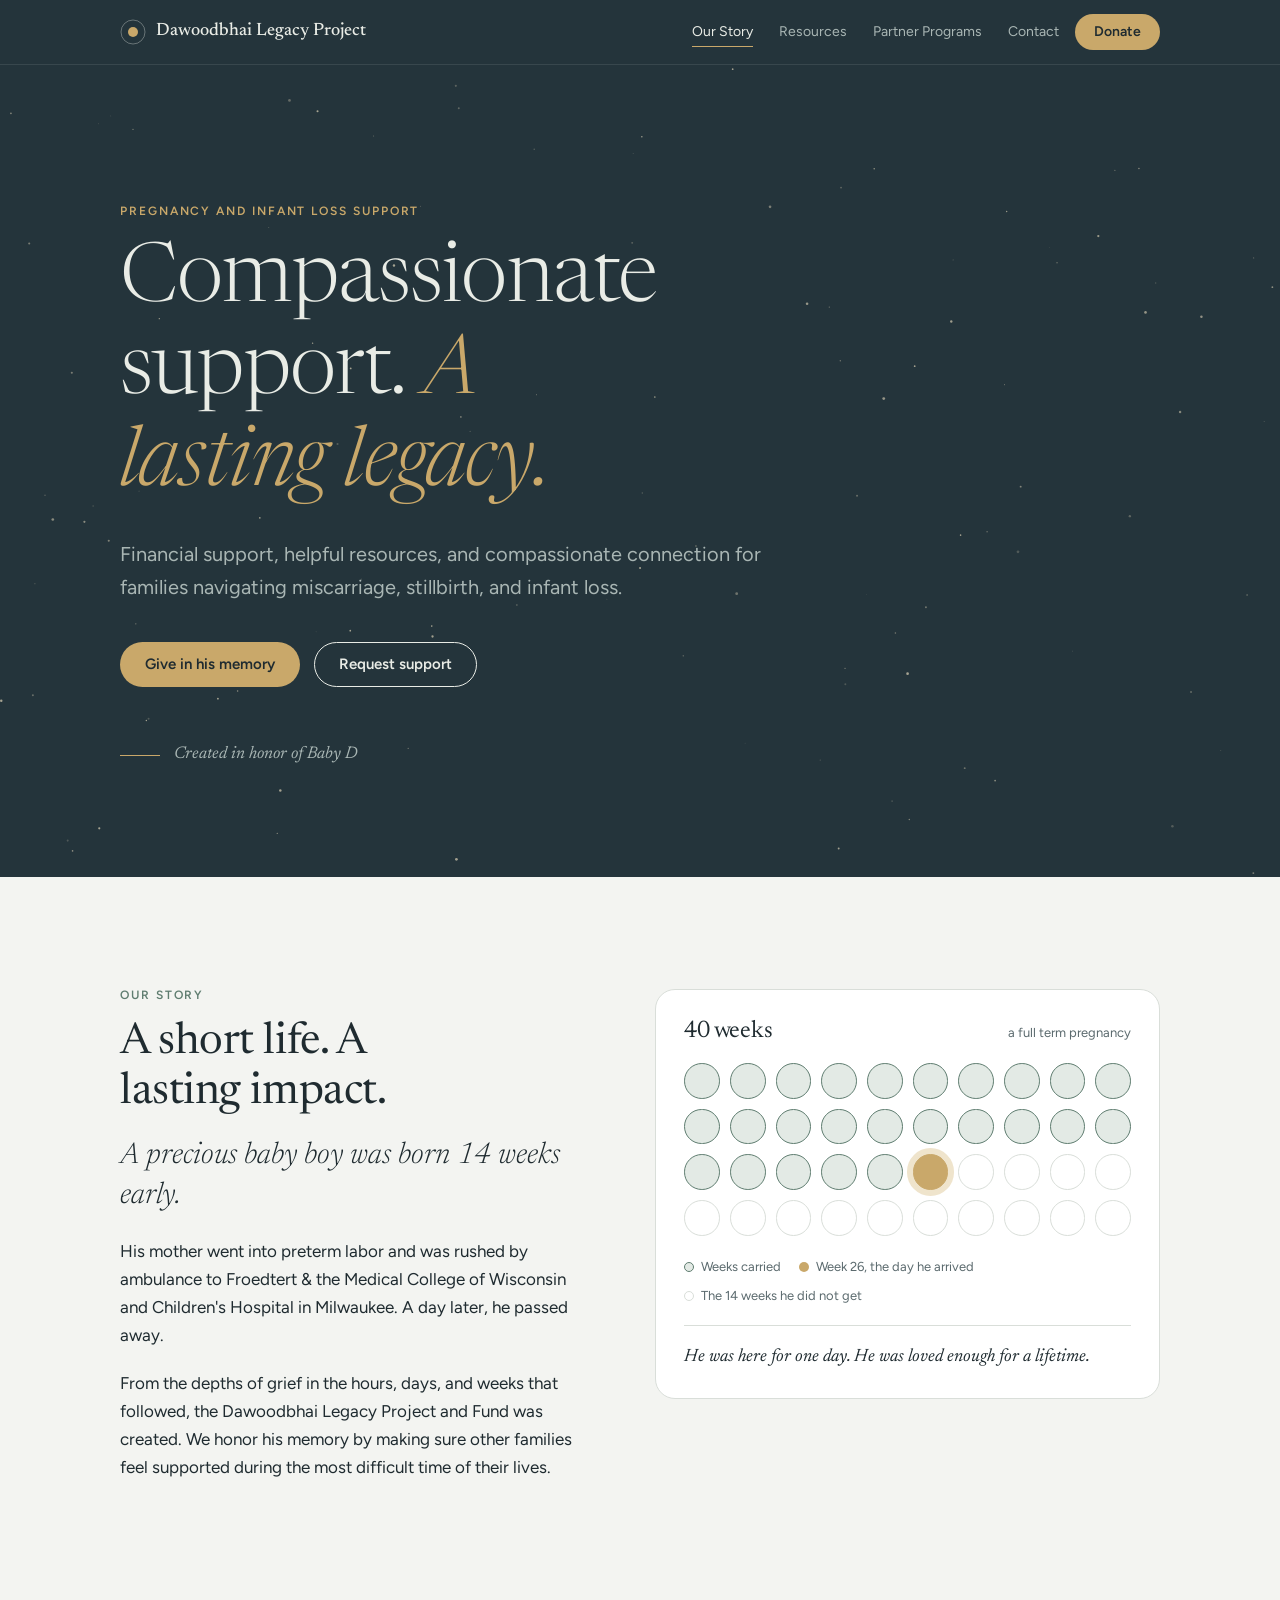
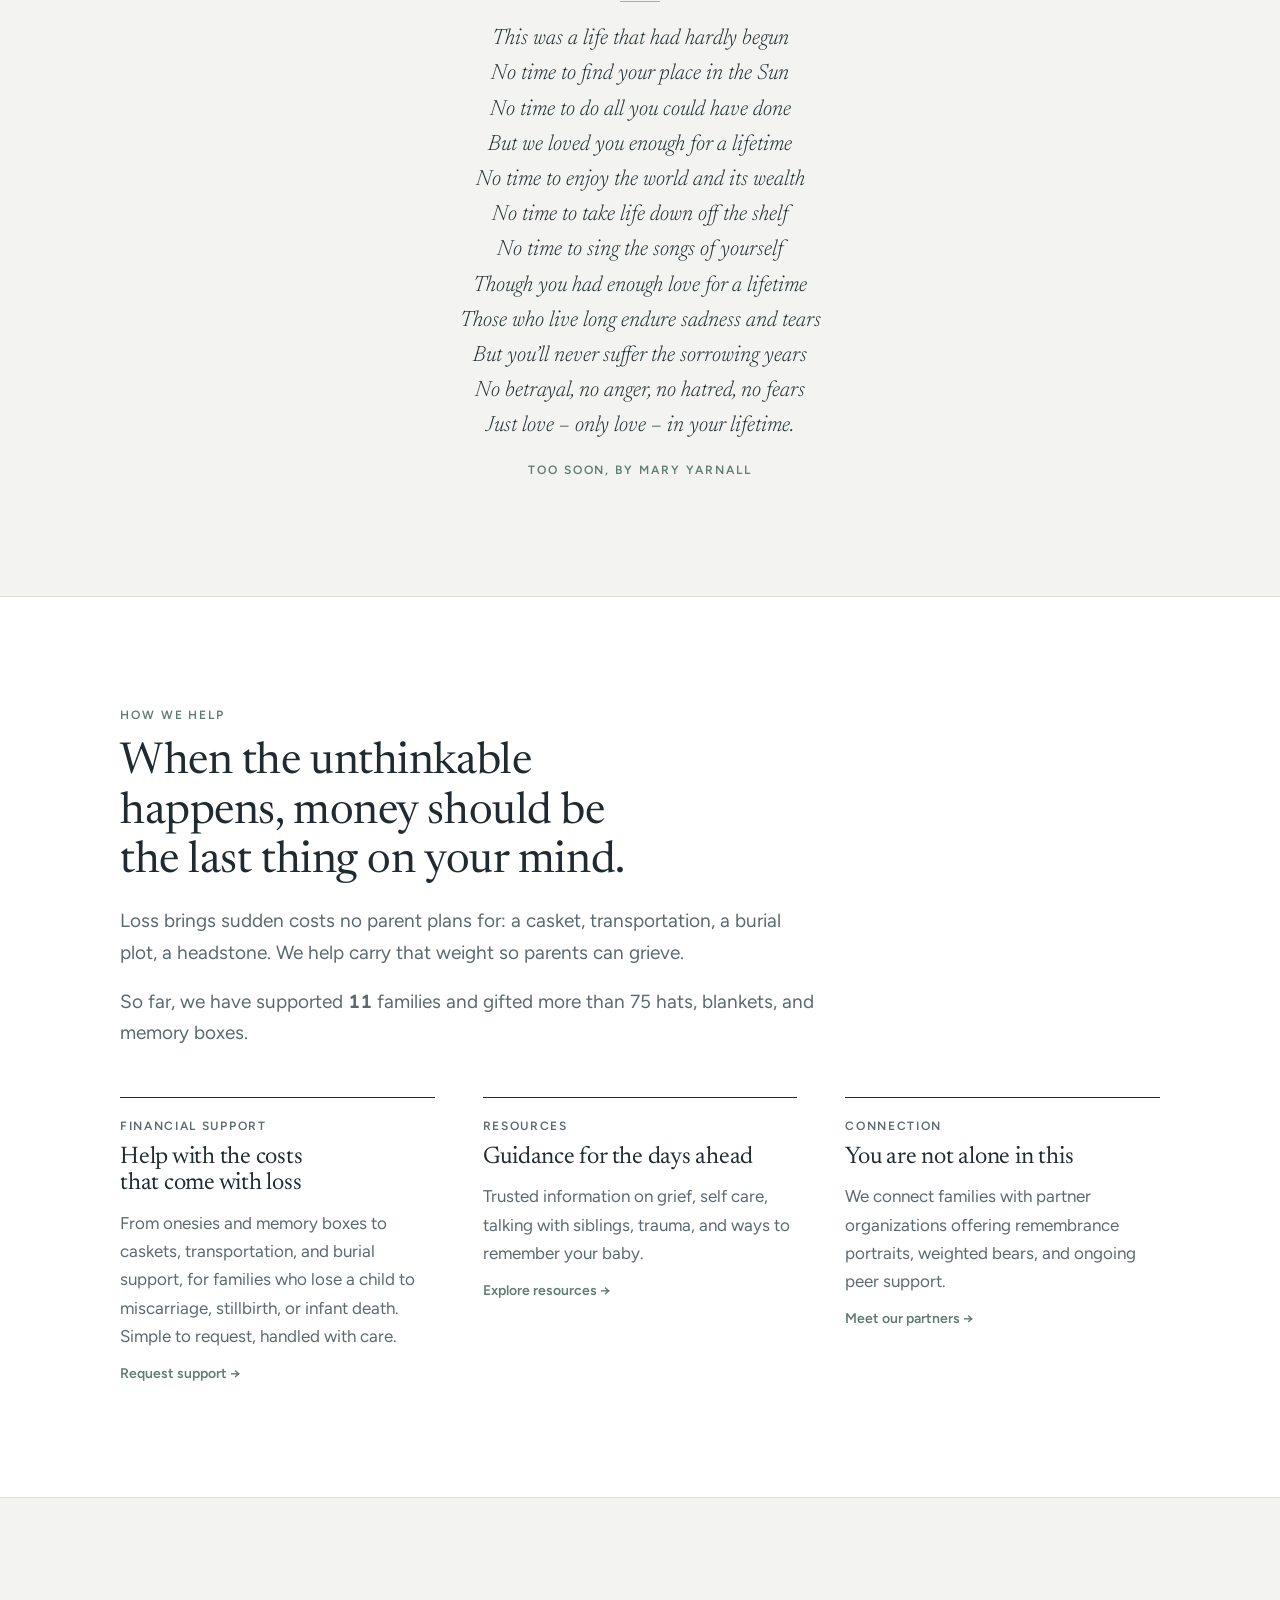
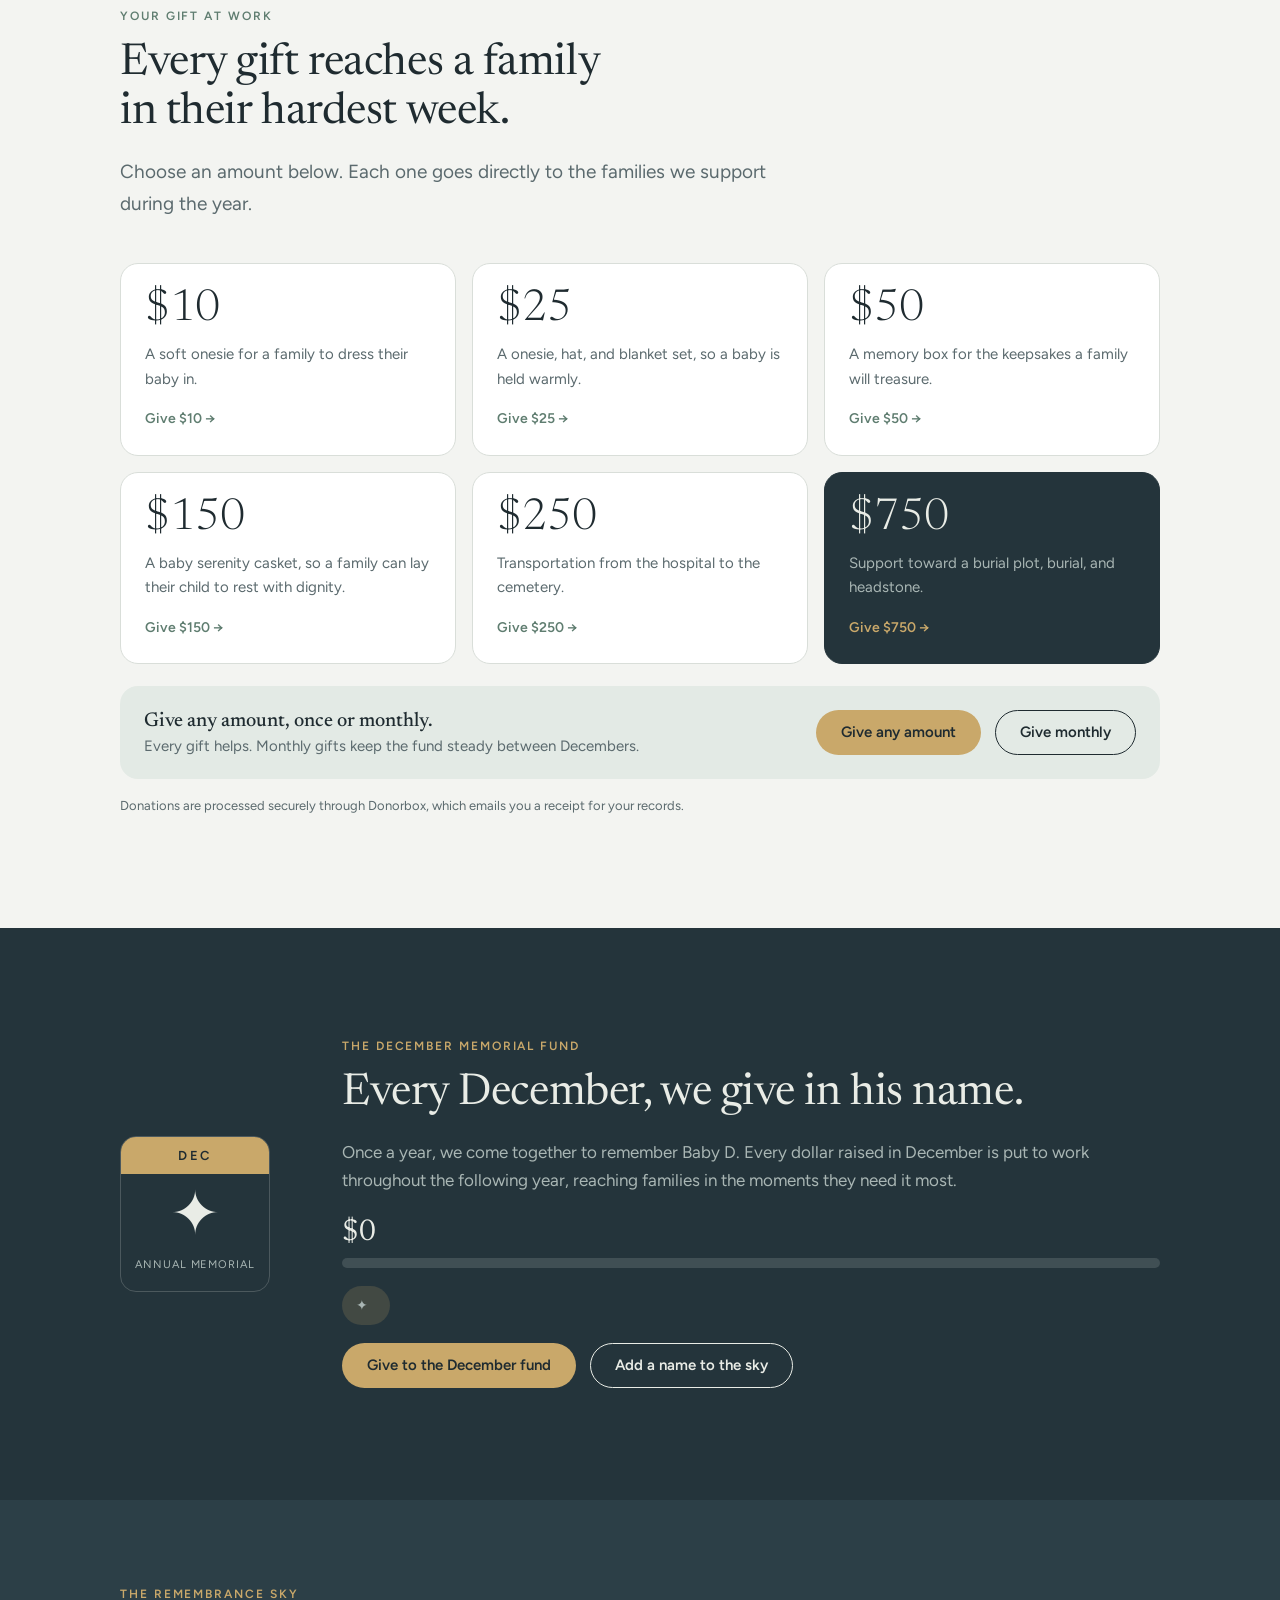
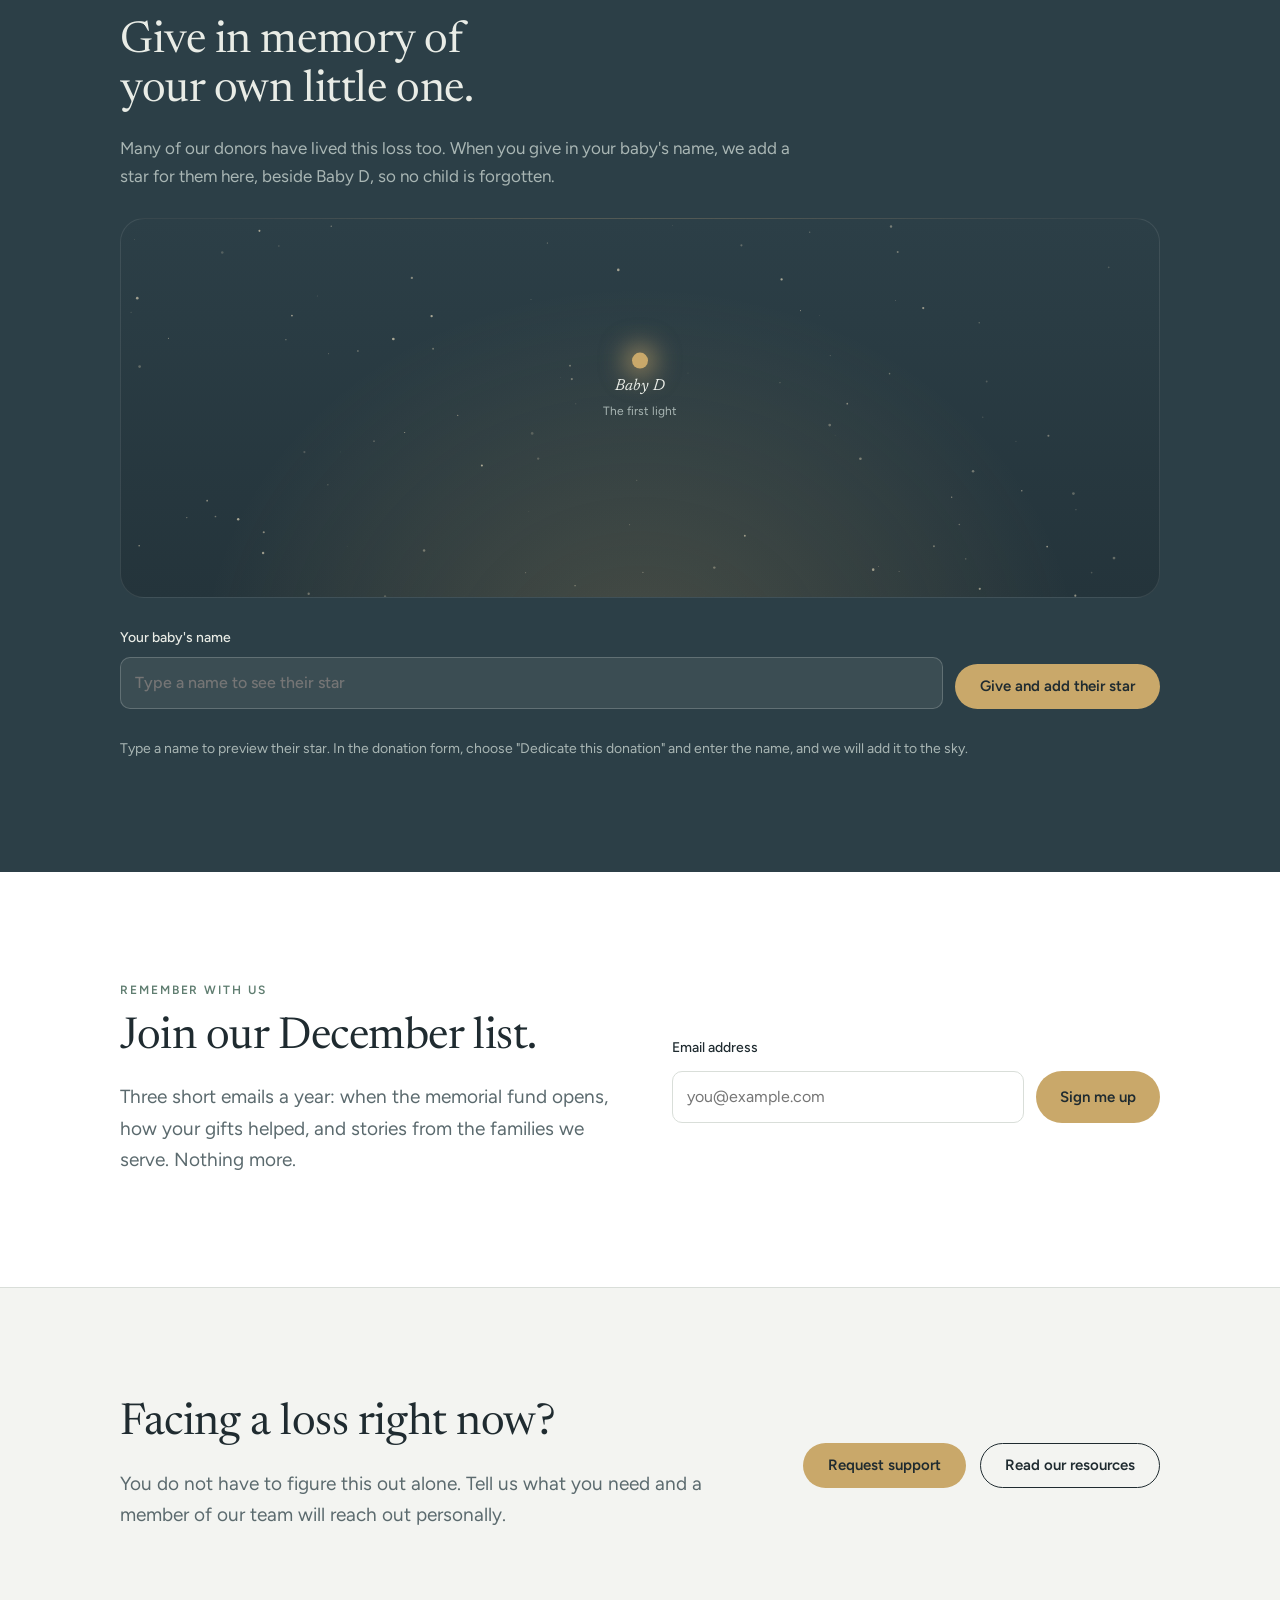
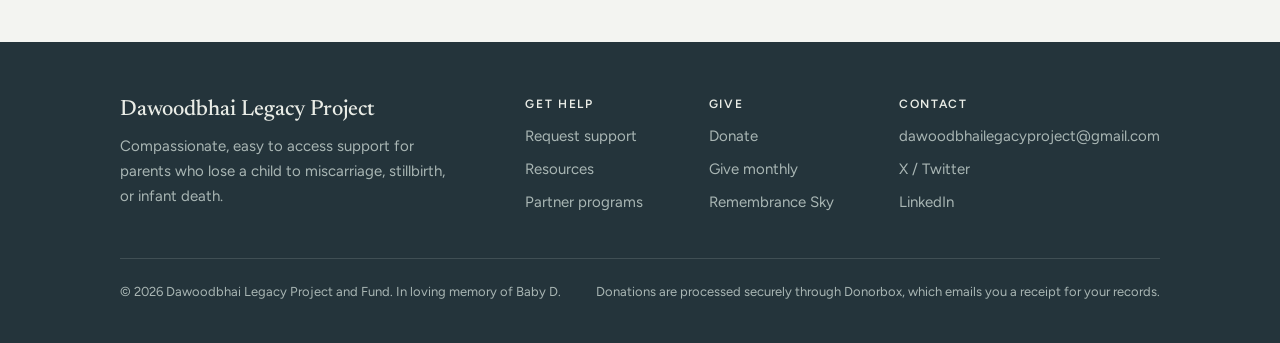
<file: index.html>
<!doctype html>
<html lang="en">
<head>
<meta charset="utf-8">
<meta name="viewport" content="width=device-width, initial-scale=1, viewport-fit=cover">
<title>Dawoodbhai Legacy Project</title>
<meta name="claude:viewport-fit-sides" content="cover">
<meta name="description" content="Compassionate, easy to access financial support and resources for parents who lose a child to miscarriage, stillbirth, or infant death.">
<meta property="og:title" content="Dawoodbhai Legacy Project">
<meta property="og:description" content="Compassionate, easy to access financial support and resources for parents who lose a child to miscarriage, stillbirth, or infant death.">
<meta property="og:image" content="https://www.dawoodbhailegacyproject.org/uploads/1/2/4/5/124575697/p34.jpeg">
<meta property="og:url" content="https://www.dawoodbhailegacyproject.org/">
<meta name="twitter:card" content="summary_large_image">
<link rel="preconnect" href="https://fonts.googleapis.com">
<link rel="preconnect" href="https://fonts.gstatic.com" crossorigin>
<link rel="stylesheet" href="https://fonts.googleapis.com/css2?family=Newsreader:ital,opsz,wght@0,6..72,300;0,6..72,400;0,6..72,500;1,6..72,300;1,6..72,400&family=Figtree:wght@400;500;600&display=swap">
<link rel="stylesheet" href="site.css">
</head>
<body>
<header>
  <div class="wrap nav">
    <a class="brand" href="./" aria-label="Dawoodbhai Legacy Project home">
      <svg width="26" height="26" viewBox="0 0 26 26" aria-hidden="true"><circle cx="13" cy="13" r="12" fill="none" stroke="currentColor" stroke-opacity=".35"/><circle cx="13" cy="13" r="5" fill="#C9A86A"/></svg>
      Dawoodbhai Legacy Project
    </a>
    <div class="nav-right">
      <a class="btn btn-glow" data-donate href="#">Donate</a>
      <button class="menu-btn" type="button" aria-expanded="false">Menu</button>
    </div>
    <ul><li><a href="index.html#story" aria-current="page">Our Story</a></li><li><a href="resources.html">Resources</a></li><li><a href="partner-programs.html">Partner Programs</a></li><li><a href="contact.html">Contact</a></li></ul>
  </div>
</header>
<main>
<section class="hero on-dusk">
  <canvas class="stars" data-density="9000" aria-hidden="true"></canvas>
  <div class="wrap">
    <p class="eyebrow">Pregnancy and infant loss support</p>
    <h1>Compassionate support. <em>A lasting legacy.</em></h1>
    <p class="sub">Financial support, helpful resources, and compassionate connection for families navigating miscarriage, stillbirth, and infant loss.</p>
    <div class="actions">
      <a class="btn btn-glow" data-donate href="#">Give in his memory</a>
      <a class="btn btn-ghost" href="contact.html">Request support</a>
    </div>
    <p class="dedication">Created in honor of Baby D</p>
  </div>
</section>

<section id="story">
  <div class="wrap two">
    <div class="story stack">
      <p class="eyebrow">Our story</p>
      <h2>A short life. A lasting impact.</h2>
      <p class="big">A precious baby boy was born 14 weeks early.</p>
      <p>His mother went into preterm labor and was rushed by ambulance to Froedtert &amp; the Medical College of Wisconsin and Children's Hospital in Milwaukee. A day later, he passed away.</p>
      <p>From the depths of grief in the hours, days, and weeks that followed, the Dawoodbhai Legacy Project and Fund was created. We honor his memory by making sure other families feel supported during the most difficult time of their lives.</p>
    </div>
    <figure class="panel" style="margin:0" aria-label="A full pregnancy is 40 weeks. Baby D arrived at week 26.">
      <div class="weeks-head"><h3>40 weeks</h3><span>a full term pregnancy</span></div>
      <div class="dots" id="dots"></div>
      <div class="legend">
        <span><i style="background:var(--sage-soft);border:1px solid var(--sage)"></i>Weeks carried</span>
        <span><i style="background:var(--glow)"></i>Week 26, the day he arrived</span>
        <span><i style="border:1px solid var(--line)"></i>The 14 weeks he did not get</span>
      </div>
      <figcaption class="panel-note">He was here for one day. He was loved enough for a lifetime.</figcaption>
    </figure>
  </div>
</section>

<section class="poem-band" style="padding-top:0">
  <div class="wrap">
    <figure class="poem">
      <blockquote class="poem-lines">This was a life that had hardly begun
No time to find your place in the Sun
No time to do all you could have done
But we loved you enough for a lifetime
No time to enjoy the world and its wealth
No time to take life down off the shelf
No time to sing the songs of yourself
Though you had enough love for a lifetime
Those who live long endure sadness and tears
But you’ll never suffer the sorrowing years
No betrayal, no anger, no hatred, no fears
Just love – only love – in your lifetime.
</blockquote>
      <figcaption>Too Soon, by Mary Yarnall</figcaption>
    </figure>
  </div>
</section>

<section id="help" class="surface-band">
  <div class="wrap">
    <div class="stack narrow">
      <p class="eyebrow">How we help</p>
      <h2>When the unthinkable happens, money should be the last thing on your mind.</h2>
      <p class="lede">Loss brings sudden costs no parent plans for: a casket, transportation, a burial plot, a headstone. We help carry that weight so parents can grieve.</p>
      <p class="lede" data-families>So far, we have supported <b class="num">0</b> families and gifted more than 75 hats, blankets, and memory boxes.</p>
    </div>
    <div class="pillars">
      <div class="pillar"><span class="k">Financial support</span><h3>Help with the costs that come with loss</h3><p>From onesies and memory boxes to caskets, transportation, and burial support, for families who lose a child to miscarriage, stillbirth, or infant death. Simple to request, handled with care.</p><a href="contact.html">Request support →</a></div>
      <div class="pillar"><span class="k">Resources</span><h3>Guidance for the days ahead</h3><p>Trusted information on grief, self care, talking with siblings, trauma, and ways to remember your baby.</p><a href="resources.html">Explore resources →</a></div>
      <div class="pillar"><span class="k">Connection</span><h3>You are not alone in this</h3><p>We connect families with partner organizations offering remembrance portraits, weighted bears, and ongoing peer support.</p><a href="partner-programs.html">Meet our partners →</a></div>
    </div>
  </div>
</section>

<section id="give">
  <div class="wrap">
    <div class="stack narrow">
      <p class="eyebrow">Your gift at work</p>
      <h2>Every gift reaches a family in their hardest week.</h2>
      <p class="lede">Choose an amount below. Each one goes directly to the families we support during the year.</p>
    </div>
    <div class="tiers">
      <a class="tier" data-donate="amount=10" href="#"><span class="amt num">$10</span><p>A soft onesie for a family to dress their baby in.</p><span class="go">Give $10 →</span></a>
      <a class="tier" data-donate="amount=25" href="#"><span class="amt num">$25</span><p>A onesie, hat, and blanket set, so a baby is held warmly.</p><span class="go">Give $25 →</span></a>
      <a class="tier" data-donate="amount=50" href="#"><span class="amt num">$50</span><p>A memory box for the keepsakes a family will treasure.</p><span class="go">Give $50 →</span></a>
      <a class="tier" data-donate="amount=150" href="#"><span class="amt num">$150</span><p>A baby serenity casket, so a family can lay their child to rest with dignity.</p><span class="go">Give $150 →</span></a>
      <a class="tier" data-donate="amount=250" href="#"><span class="amt num">$250</span><p>Transportation from the hospital to the cemetery.</p><span class="go">Give $250 →</span></a>
      <a class="tier feature" data-donate="amount=750" href="#"><span class="amt num">$750</span><p>Support toward a burial plot, burial, and headstone.</p><span class="go">Give $750 →</span></a>
    </div>
    <div class="monthly">
      <div><strong>Give any amount, once or monthly.</strong><p style="color:var(--muted);font-size:15px">Every gift helps. Monthly gifts keep the fund steady between Decembers.</p></div>
      <div class="actions"><a class="btn btn-glow" data-donate href="#">Give any amount</a><a class="btn btn-ghost" data-donate="default_interval=m" href="#">Give monthly</a></div>
    </div>
    <p class="trust" data-ein></p>
  </div>
</section>

<section class="on-dusk" id="december">
  <div class="wrap camp">
    <div class="cal" aria-hidden="true"><b>DEC</b><span>✦</span><small>Annual memorial</small></div>
    <div class="stack">
      <p class="eyebrow">The December memorial fund</p>
      <h2>Every December, we give in his name.</h2>
      <p>Once a year, we come together to remember Baby D. Every dollar raised in December is put to work throughout the following year, reaching families in the moments they need it most.</p>
      <div class="meter">
        <div class="meter-top"><span><strong class="num" id="raised">$0</strong> <span id="goal"></span></span><span id="status"></span></div>
        <div class="bar" role="presentation"><i id="bar"></i></div>
      </div>
      <p class="match" id="match">✦ <span></span></p>
      <div class="actions"><a class="btn btn-glow" data-donate href="#">Give to the December fund</a><a class="btn btn-ghost" href="#remember">Add a name to the sky</a></div>
    </div>
  </div>
</section>

<section class="on-dusk" id="remember" style="background:var(--dusk-2);padding-top:clamp(56px,7vw,88px)">
  <div class="wrap sky-wrap">
    <div class="stack narrow">
      <p class="eyebrow">The Remembrance Sky</p>
      <h2>Give in memory of your own little one.</h2>
      <p>Many of our donors have lived this loss too. When you give in your baby's name, we add a star for them here, beside Baby D, so no child is forgotten.</p>
    </div>
    <div class="sky" id="sky" aria-label="Stars named for babies remembered by our donors"><canvas class="stars" data-density="4200" aria-hidden="true"></canvas></div>
    <form class="sky-form" id="skyForm">
      <label for="skyName">Your baby's name<input id="skyName" name="skyName" placeholder="Type a name to see their star" autocomplete="off"></label>
      <a class="btn btn-glow" id="skyGive" data-donate href="#">Give and add their star</a>
    </form>
    <p class="sky-note" id="skyNote">Type a name to preview their star. In the donation form, choose "Dedicate this donation" and enter the name, and we will add it to the sky.</p>
  </div>
</section>

<section class="surface-band" style="border-top:0">
  <div class="wrap signup">
    <div class="stack">
      <p class="eyebrow">Remember with us</p>
      <h2>Join our December list.</h2>
      <p class="lede">Three short emails a year: when the memorial fund opens, how your gifts helped, and stories from the families we serve. Nothing more.</p>
    </div>
    <form id="listForm" novalidate>
      <label for="lemail" style="flex:1 1 100%">Email address</label>
      <input id="lemail" name="lemail" type="email" autocomplete="email" placeholder="you@example.com">
      <button class="btn btn-glow" type="submit">Sign me up</button>
      <div class="sent" hidden style="flex:1 1 100%"></div>
    </form>
  </div>
</section>

<section class="closing">
  <div class="wrap">
    <div class="stack" style="max-width:56ch">
      <h2>Facing a loss right now?</h2>
      <p class="lede">You do not have to figure this out alone. Tell us what you need and a member of our team will reach out personally.</p>
    </div>
    <div class="actions"><a class="btn btn-glow" href="contact.html">Request support</a><a class="btn btn-ghost" href="resources.html">Read our resources</a></div>
  </div>
</section>
</main>
<footer>
  <div class="wrap">
    <div class="f-grid">
      <div style="max-width:34ch">
        <a class="brand" href="./">Dawoodbhai Legacy Project</a>
        <p style="margin-top:12px">Compassionate, easy to access support for parents who lose a child to miscarriage, stillbirth, or infant death.</p>
      </div>
      <div><p class="f-h">Get help</p><ul><li><a href="contact.html">Request support</a></li><li><a href="resources.html">Resources</a></li><li><a href="partner-programs.html">Partner programs</a></li></ul></div>
      <div><p class="f-h">Give</p><ul><li><a data-donate href="#">Donate</a></li><li><a data-donate="default_interval=m" href="#">Give monthly</a></li><li><a href="./#remember">Remembrance Sky</a></li></ul></div>
      <div><p class="f-h">Contact</p><ul><li><span data-email style="user-select:all;word-break:break-word"></span></li><li><a href="https://twitter.com/DLegacyProject" target="_blank" rel="noopener">X / Twitter</a></li><li><a href="https://www.linkedin.com/company/dawoodbhai-legacy-project/" target="_blank" rel="noopener">LinkedIn</a></li></ul></div>
    </div>
    <div class="f-base"><span>© <span data-year>2026</span> Dawoodbhai Legacy Project and Fund. In loving memory of Baby D.</span><span data-ein></span></div>
  </div>
</footer>
<script src="site.js"></script>
</body>
</html>
</file>
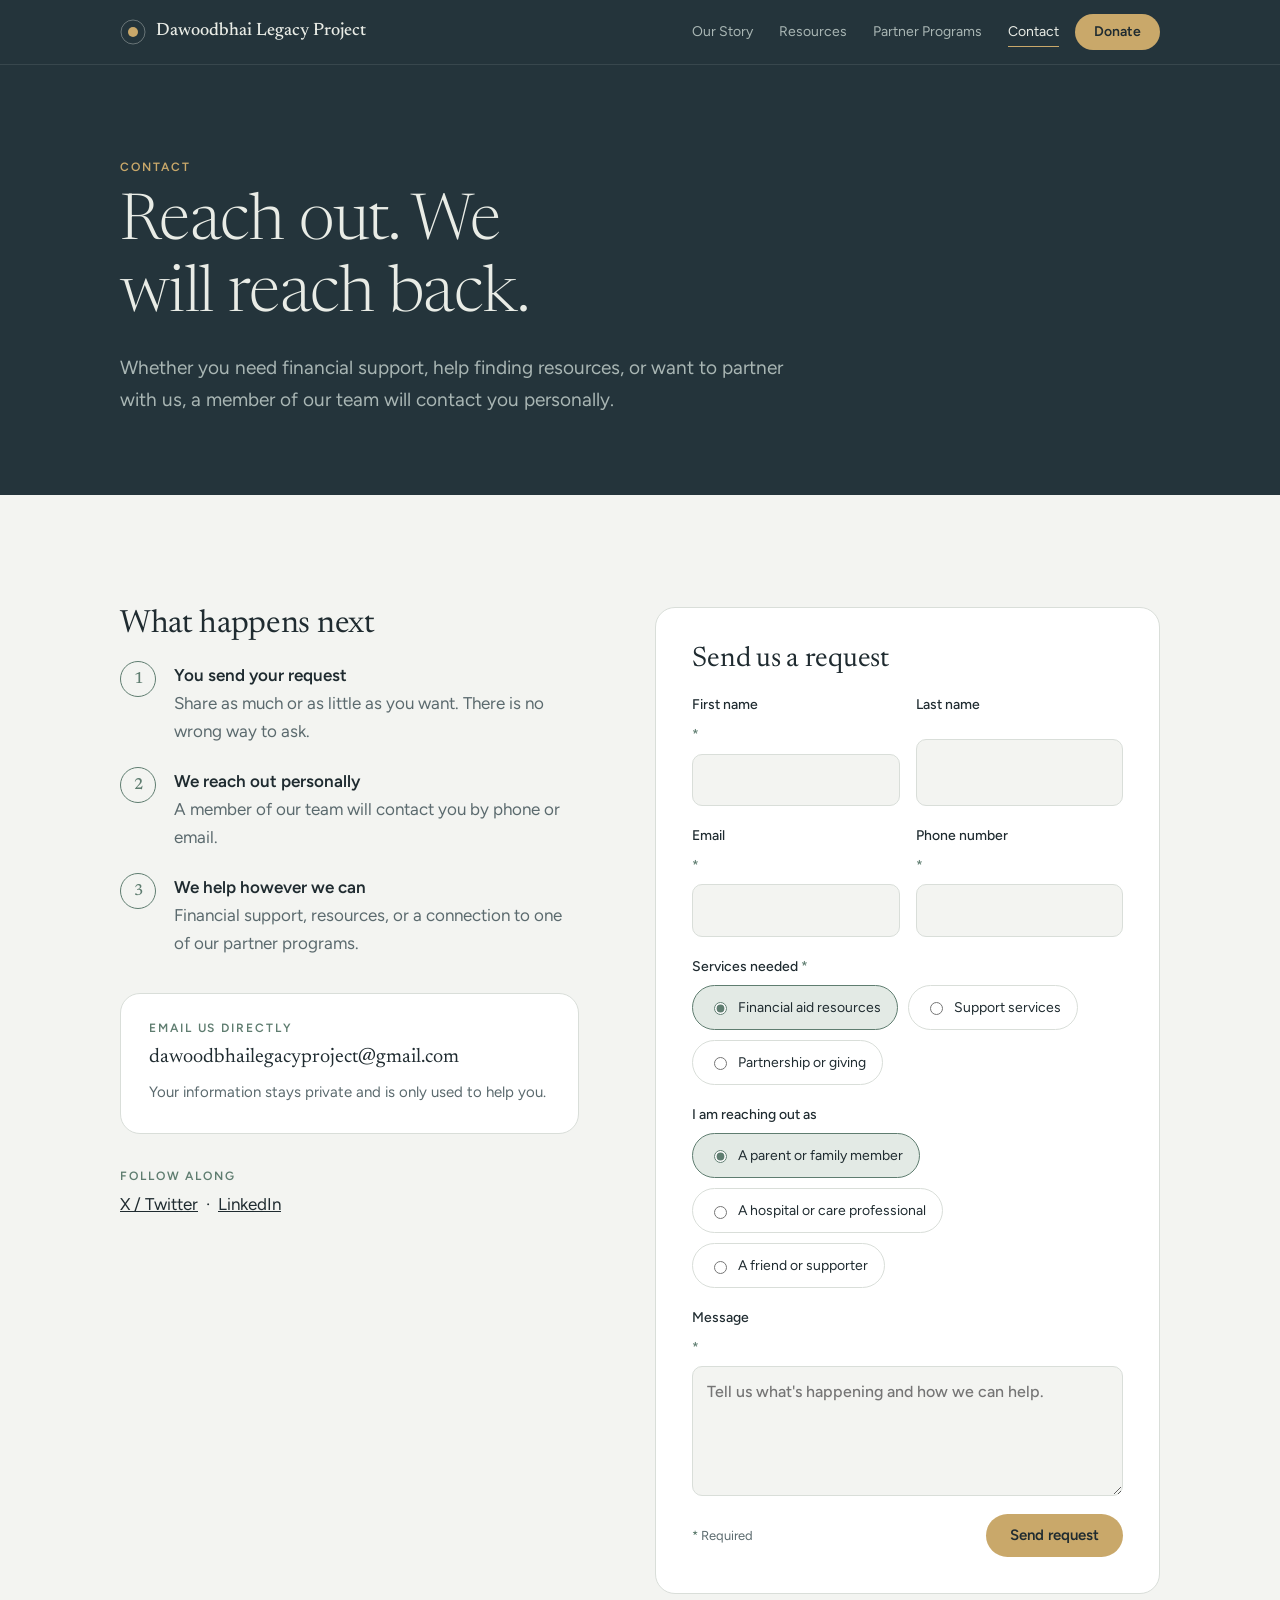
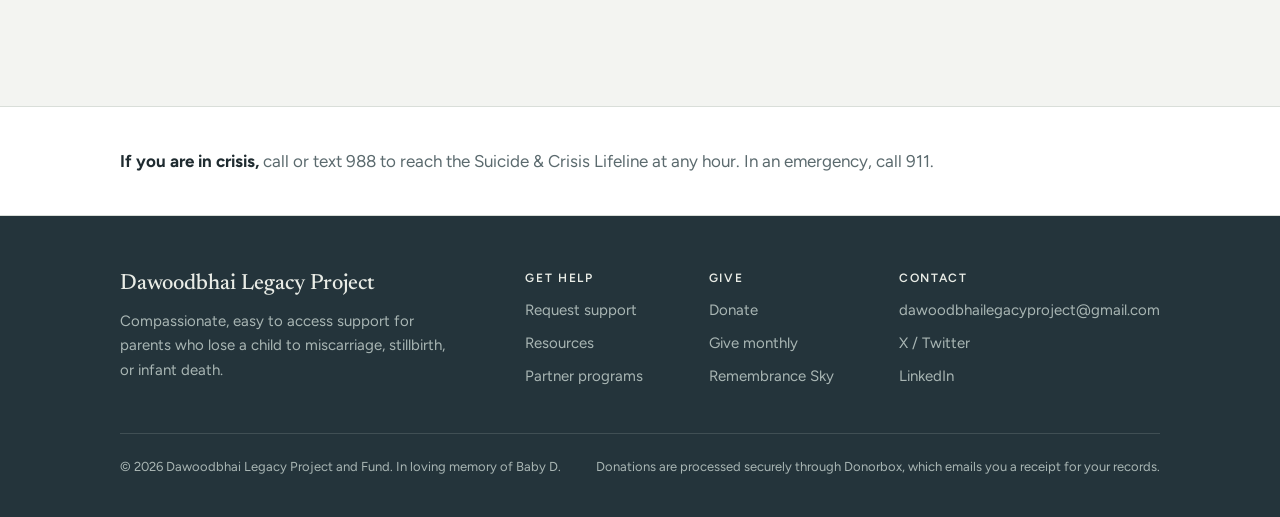
<file: contact.html>
<!doctype html>
<html lang="en">
<head>
<meta charset="utf-8">
<meta name="viewport" content="width=device-width, initial-scale=1, viewport-fit=cover">
<title>Contact | Dawoodbhai Legacy Project</title>
<meta name="claude:viewport-fit-sides" content="cover">
<meta name="description" content="Compassionate, easy to access financial support and resources for parents who lose a child to miscarriage, stillbirth, or infant death.">
<meta property="og:title" content="Contact | Dawoodbhai Legacy Project">
<meta property="og:description" content="Compassionate, easy to access financial support and resources for parents who lose a child to miscarriage, stillbirth, or infant death.">
<meta property="og:image" content="https://www.dawoodbhailegacyproject.org/uploads/1/2/4/5/124575697/p34.jpeg">
<meta property="og:url" content="https://www.dawoodbhailegacyproject.org/contact.html">
<meta name="twitter:card" content="summary_large_image">
<link rel="preconnect" href="https://fonts.googleapis.com">
<link rel="preconnect" href="https://fonts.gstatic.com" crossorigin>
<link rel="stylesheet" href="https://fonts.googleapis.com/css2?family=Newsreader:ital,opsz,wght@0,6..72,300;0,6..72,400;0,6..72,500;1,6..72,300;1,6..72,400&family=Figtree:wght@400;500;600&display=swap">
<link rel="stylesheet" href="site.css">
</head>
<body>
<header>
  <div class="wrap nav">
    <a class="brand" href="./" aria-label="Dawoodbhai Legacy Project home">
      <svg width="26" height="26" viewBox="0 0 26 26" aria-hidden="true"><circle cx="13" cy="13" r="12" fill="none" stroke="currentColor" stroke-opacity=".35"/><circle cx="13" cy="13" r="5" fill="#C9A86A"/></svg>
      Dawoodbhai Legacy Project
    </a>
    <div class="nav-right">
      <a class="btn btn-glow" data-donate href="#">Donate</a>
      <button class="menu-btn" type="button" aria-expanded="false">Menu</button>
    </div>
    <ul><li><a href="index.html#story">Our Story</a></li><li><a href="resources.html">Resources</a></li><li><a href="partner-programs.html">Partner Programs</a></li><li><a href="contact.html" aria-current="page">Contact</a></li></ul>
  </div>
</header>
<main>
<section class="on-dusk page-hero">
  <div class="wrap">
    <p class="eyebrow">Contact</p>
    <h1>Reach out. We will reach back.</h1>
    <p class="sub">Whether you need financial support, help finding resources, or want to partner with us, a member of our team will contact you personally.</p>
  </div>
</section>

<section>
  <div class="wrap two">
    <div class="stack" style="gap:36px">
      <div class="stack">
        <h2 style="font-size:32px">What happens next</h2>
        <ol class="steps">
          <li><div><b>You send your request</b><span>Share as much or as little as you want. There is no wrong way to ask.</span></div></li>
          <li><div><b>We reach out personally</b><span>A member of our team will contact you by phone or email.</span></div></li>
          <li><div><b>We help however we can</b><span>Financial support, resources, or a connection to one of our partner programs.</span></div></li>
        </ol>
      </div>
      <div class="panel stack" style="gap:10px">
        <p class="eyebrow">Email us directly</p>
        <p style="font:400 20px/1.3 var(--display);word-break:break-word;user-select:all" data-email></p>
        <p style="color:var(--muted);font-size:15px">Your information stays private and is only used to help you.</p>
      </div>
      <div class="stack" style="gap:8px">
        <p class="eyebrow">Follow along</p>
        <p><a href="https://twitter.com/DLegacyProject" target="_blank" rel="noopener">X / Twitter</a> &nbsp;·&nbsp; <a href="https://www.linkedin.com/company/dawoodbhai-legacy-project/" target="_blank" rel="noopener">LinkedIn</a></p>
      </div>
    </div>

    <form class="card" id="supportForm" novalidate>
      <h2 style="font-size:28px">Send us a request</h2>
      <div class="row">
        <label for="fname">First name <span class="req">*</span><input id="fname" name="fname" autocomplete="given-name"></label>
        <label for="lname">Last name<input id="lname" name="lname" autocomplete="family-name"></label>
      </div>
      <div class="row">
        <label for="email">Email <span class="req">*</span><input id="email" name="email" type="email" autocomplete="email"></label>
        <label for="phone">Phone number <span class="req">*</span><input id="phone" name="phone" type="tel" autocomplete="tel"></label>
      </div>
      <fieldset>
        <legend>Services needed <span class="req">*</span></legend>
        <div class="choice">
          <label for="svc1"><input id="svc1" type="radio" name="service" value="Financial aid resources" checked> Financial aid resources</label>
          <label for="svc2"><input id="svc2" type="radio" name="service" value="Support services"> Support services</label>
          <label for="svc3"><input id="svc3" type="radio" name="service" value="Partnership or giving"> Partnership or giving</label>
        </div>
      </fieldset>
      <fieldset>
        <legend>I am reaching out as</legend>
        <div class="choice">
          <label for="who1"><input id="who1" type="radio" name="who" value="A parent or family member" checked> A parent or family member</label>
          <label for="who2"><input id="who2" type="radio" name="who" value="A hospital or care professional"> A hospital or care professional</label>
          <label for="who3"><input id="who3" type="radio" name="who" value="A friend or supporter"> A friend or supporter</label>
        </div>
      </fieldset>
      <label for="msg">Message <span class="req">*</span><textarea id="msg" name="msg" placeholder="Tell us what's happening and how we can help."></textarea></label>
      <div class="form-foot">
        <small><span class="req">*</span> Required</small>
        <button class="btn btn-glow" type="submit">Send request</button>
      </div>
      <div class="sent" hidden></div>
    </form>
  </div>
</section>

<section class="surface-band" style="padding-block:40px">
  <div class="wrap"><p style="color:var(--muted)"><b style="color:var(--ink)">If you are in crisis,</b> call or text 988 to reach the Suicide &amp; Crisis Lifeline at any hour. In an emergency, call 911.</p></div>
</section>
</main>
<footer>
  <div class="wrap">
    <div class="f-grid">
      <div style="max-width:34ch">
        <a class="brand" href="./">Dawoodbhai Legacy Project</a>
        <p style="margin-top:12px">Compassionate, easy to access support for parents who lose a child to miscarriage, stillbirth, or infant death.</p>
      </div>
      <div><p class="f-h">Get help</p><ul><li><a href="contact.html">Request support</a></li><li><a href="resources.html">Resources</a></li><li><a href="partner-programs.html">Partner programs</a></li></ul></div>
      <div><p class="f-h">Give</p><ul><li><a data-donate href="#">Donate</a></li><li><a data-donate="default_interval=m" href="#">Give monthly</a></li><li><a href="./#remember">Remembrance Sky</a></li></ul></div>
      <div><p class="f-h">Contact</p><ul><li><span data-email style="user-select:all;word-break:break-word"></span></li><li><a href="https://twitter.com/DLegacyProject" target="_blank" rel="noopener">X / Twitter</a></li><li><a href="https://www.linkedin.com/company/dawoodbhai-legacy-project/" target="_blank" rel="noopener">LinkedIn</a></li></ul></div>
    </div>
    <div class="f-base"><span>© <span data-year>2026</span> Dawoodbhai Legacy Project and Fund. In loving memory of Baby D.</span><span data-ein></span></div>
  </div>
</footer>
<script src="site.js"></script>
</body>
</html>
</file>
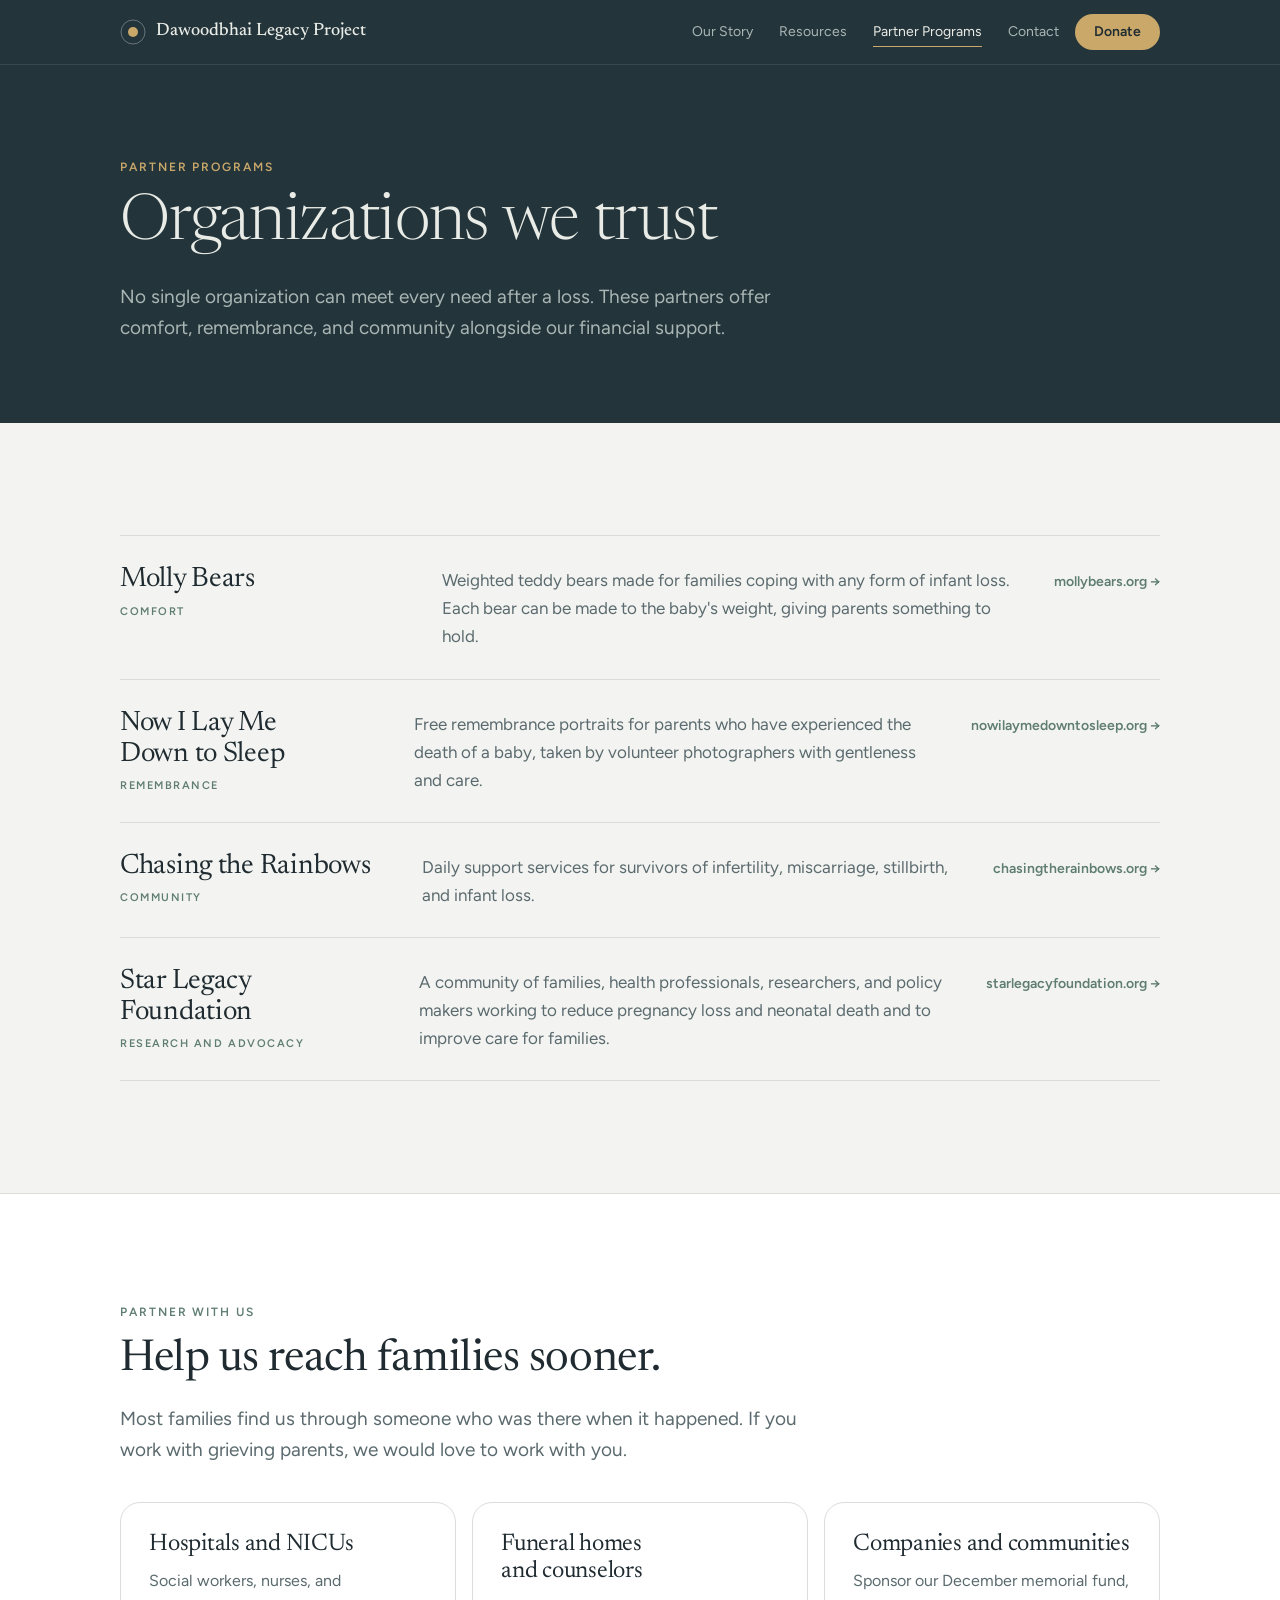
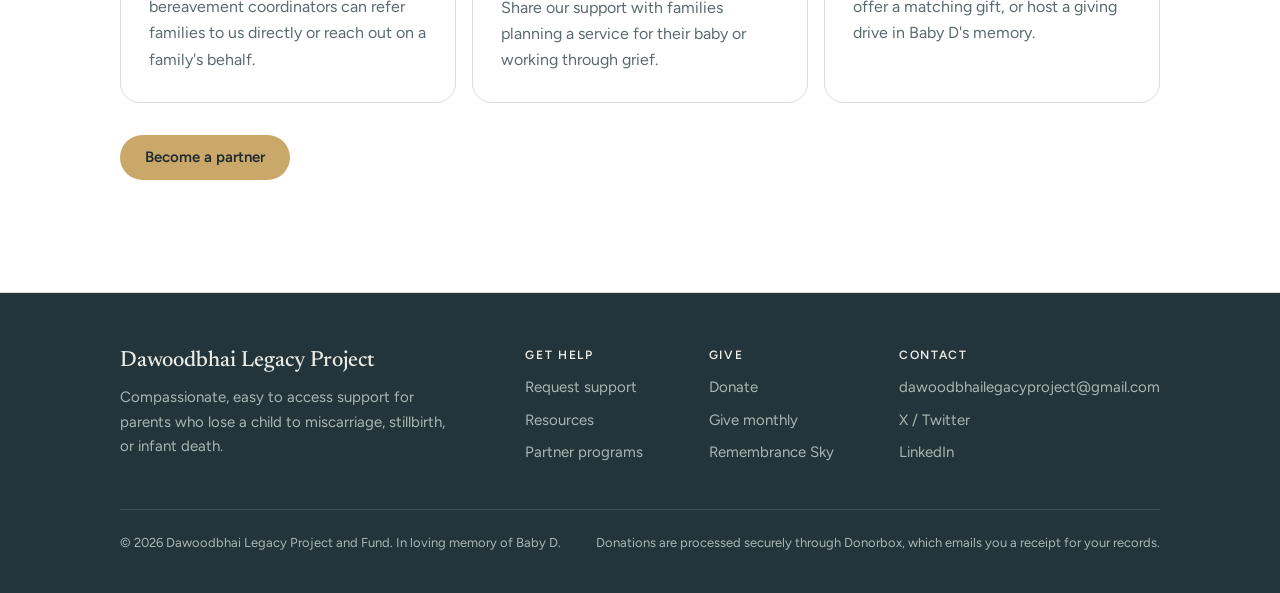
<file: partner-programs.html>
<!doctype html>
<html lang="en">
<head>
<meta charset="utf-8">
<meta name="viewport" content="width=device-width, initial-scale=1, viewport-fit=cover">
<title>Partner Programs | Dawoodbhai Legacy Project</title>
<meta name="claude:viewport-fit-sides" content="cover">
<meta name="description" content="Compassionate, easy to access financial support and resources for parents who lose a child to miscarriage, stillbirth, or infant death.">
<meta property="og:title" content="Partner Programs | Dawoodbhai Legacy Project">
<meta property="og:description" content="Compassionate, easy to access financial support and resources for parents who lose a child to miscarriage, stillbirth, or infant death.">
<meta property="og:image" content="https://www.dawoodbhailegacyproject.org/uploads/1/2/4/5/124575697/p34.jpeg">
<meta property="og:url" content="https://www.dawoodbhailegacyproject.org/partner-programs.html">
<meta name="twitter:card" content="summary_large_image">
<link rel="preconnect" href="https://fonts.googleapis.com">
<link rel="preconnect" href="https://fonts.gstatic.com" crossorigin>
<link rel="stylesheet" href="https://fonts.googleapis.com/css2?family=Newsreader:ital,opsz,wght@0,6..72,300;0,6..72,400;0,6..72,500;1,6..72,300;1,6..72,400&family=Figtree:wght@400;500;600&display=swap">
<link rel="stylesheet" href="site.css">
</head>
<body>
<header>
  <div class="wrap nav">
    <a class="brand" href="./" aria-label="Dawoodbhai Legacy Project home">
      <svg width="26" height="26" viewBox="0 0 26 26" aria-hidden="true"><circle cx="13" cy="13" r="12" fill="none" stroke="currentColor" stroke-opacity=".35"/><circle cx="13" cy="13" r="5" fill="#C9A86A"/></svg>
      Dawoodbhai Legacy Project
    </a>
    <div class="nav-right">
      <a class="btn btn-glow" data-donate href="#">Donate</a>
      <button class="menu-btn" type="button" aria-expanded="false">Menu</button>
    </div>
    <ul><li><a href="index.html#story">Our Story</a></li><li><a href="resources.html">Resources</a></li><li><a href="partner-programs.html" aria-current="page">Partner Programs</a></li><li><a href="contact.html">Contact</a></li></ul>
  </div>
</header>
<main>
<section class="on-dusk page-hero">
  <div class="wrap">
    <p class="eyebrow">Partner programs</p>
    <h1>Organizations we trust</h1>
    <p class="sub">No single organization can meet every need after a loss. These partners offer comfort, remembrance, and community alongside our financial support.</p>
  </div>
</section>

<section>
  <div class="wrap">
    <div class="p-list" style="margin-top:0">
      <a class="p-item" href="https://mollybears.org/" target="_blank" rel="noopener">
        <div><h3>Molly Bears</h3><span class="tag">Comfort</span></div>
        <p>Weighted teddy bears made for families coping with any form of infant loss. Each bear can be made to the baby's weight, giving parents something to hold.</p>
        <span class="arrow">mollybears.org →</span>
      </a>
      <a class="p-item" href="https://www.nowilaymedowntosleep.org/families" target="_blank" rel="noopener">
        <div><h3>Now I Lay Me Down to Sleep</h3><span class="tag">Remembrance</span></div>
        <p>Free remembrance portraits for parents who have experienced the death of a baby, taken by volunteer photographers with gentleness and care.</p>
        <span class="arrow">nowilaymedowntosleep.org →</span>
      </a>
      <a class="p-item" href="https://chasingtherainbows.org/" target="_blank" rel="noopener">
        <div><h3>Chasing the Rainbows</h3><span class="tag">Community</span></div>
        <p>Daily support services for survivors of infertility, miscarriage, stillbirth, and infant loss.</p>
        <span class="arrow">chasingtherainbows.org →</span>
      </a>
      <a class="p-item" href="https://starlegacyfoundation.org/" target="_blank" rel="noopener">
        <div><h3>Star Legacy Foundation</h3><span class="tag">Research and advocacy</span></div>
        <p>A community of families, health professionals, researchers, and policy makers working to reduce pregnancy loss and neonatal death and to improve care for families.</p>
        <span class="arrow">starlegacyfoundation.org →</span>
      </a>
    </div>
  </div>
</section>

<section class="surface-band">
  <div class="wrap">
    <div class="stack narrow">
      <p class="eyebrow">Partner with us</p>
      <h2>Help us reach families sooner.</h2>
      <p class="lede">Most families find us through someone who was there when it happened. If you work with grieving parents, we would love to work with you.</p>
    </div>
    <div class="audiences">
      <div class="panel"><h3>Hospitals and NICUs</h3><p>Social workers, nurses, and bereavement coordinators can refer families to us directly or reach out on a family's behalf.</p></div>
      <div class="panel"><h3>Funeral homes and counselors</h3><p>Share our support with families planning a service for their baby or working through grief.</p></div>
      <div class="panel"><h3>Companies and communities</h3><p>Sponsor our December memorial fund, offer a matching gift, or host a giving drive in Baby D's memory.</p></div>
    </div>
    <div class="actions" style="margin-top:32px"><a class="btn btn-glow" href="contact.html">Become a partner</a></div>
  </div>
</section>
</main>
<footer>
  <div class="wrap">
    <div class="f-grid">
      <div style="max-width:34ch">
        <a class="brand" href="./">Dawoodbhai Legacy Project</a>
        <p style="margin-top:12px">Compassionate, easy to access support for parents who lose a child to miscarriage, stillbirth, or infant death.</p>
      </div>
      <div><p class="f-h">Get help</p><ul><li><a href="contact.html">Request support</a></li><li><a href="resources.html">Resources</a></li><li><a href="partner-programs.html">Partner programs</a></li></ul></div>
      <div><p class="f-h">Give</p><ul><li><a data-donate href="#">Donate</a></li><li><a data-donate="default_interval=m" href="#">Give monthly</a></li><li><a href="./#remember">Remembrance Sky</a></li></ul></div>
      <div><p class="f-h">Contact</p><ul><li><span data-email style="user-select:all;word-break:break-word"></span></li><li><a href="https://twitter.com/DLegacyProject" target="_blank" rel="noopener">X / Twitter</a></li><li><a href="https://www.linkedin.com/company/dawoodbhai-legacy-project/" target="_blank" rel="noopener">LinkedIn</a></li></ul></div>
    </div>
    <div class="f-base"><span>© <span data-year>2026</span> Dawoodbhai Legacy Project and Fund. In loving memory of Baby D.</span><span data-ein></span></div>
  </div>
</footer>
<script src="site.js"></script>
</body>
</html>
</file>
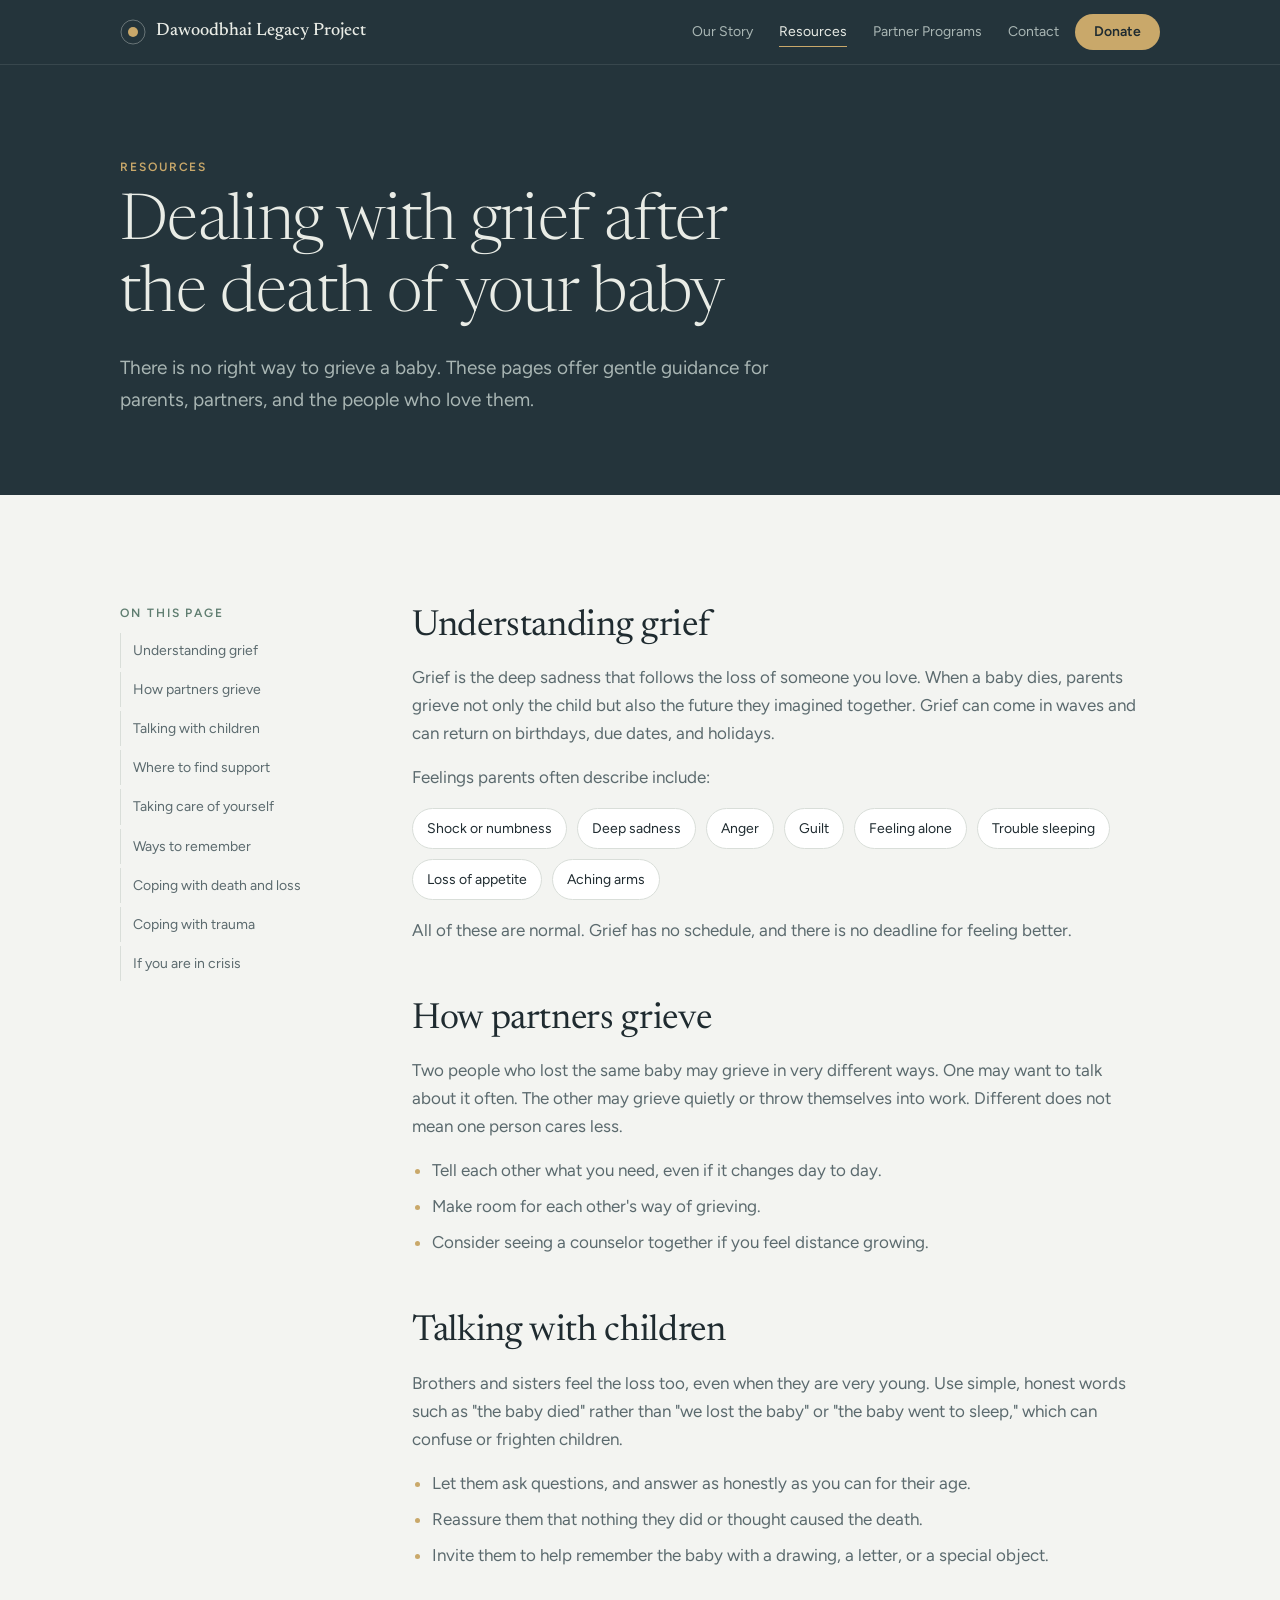
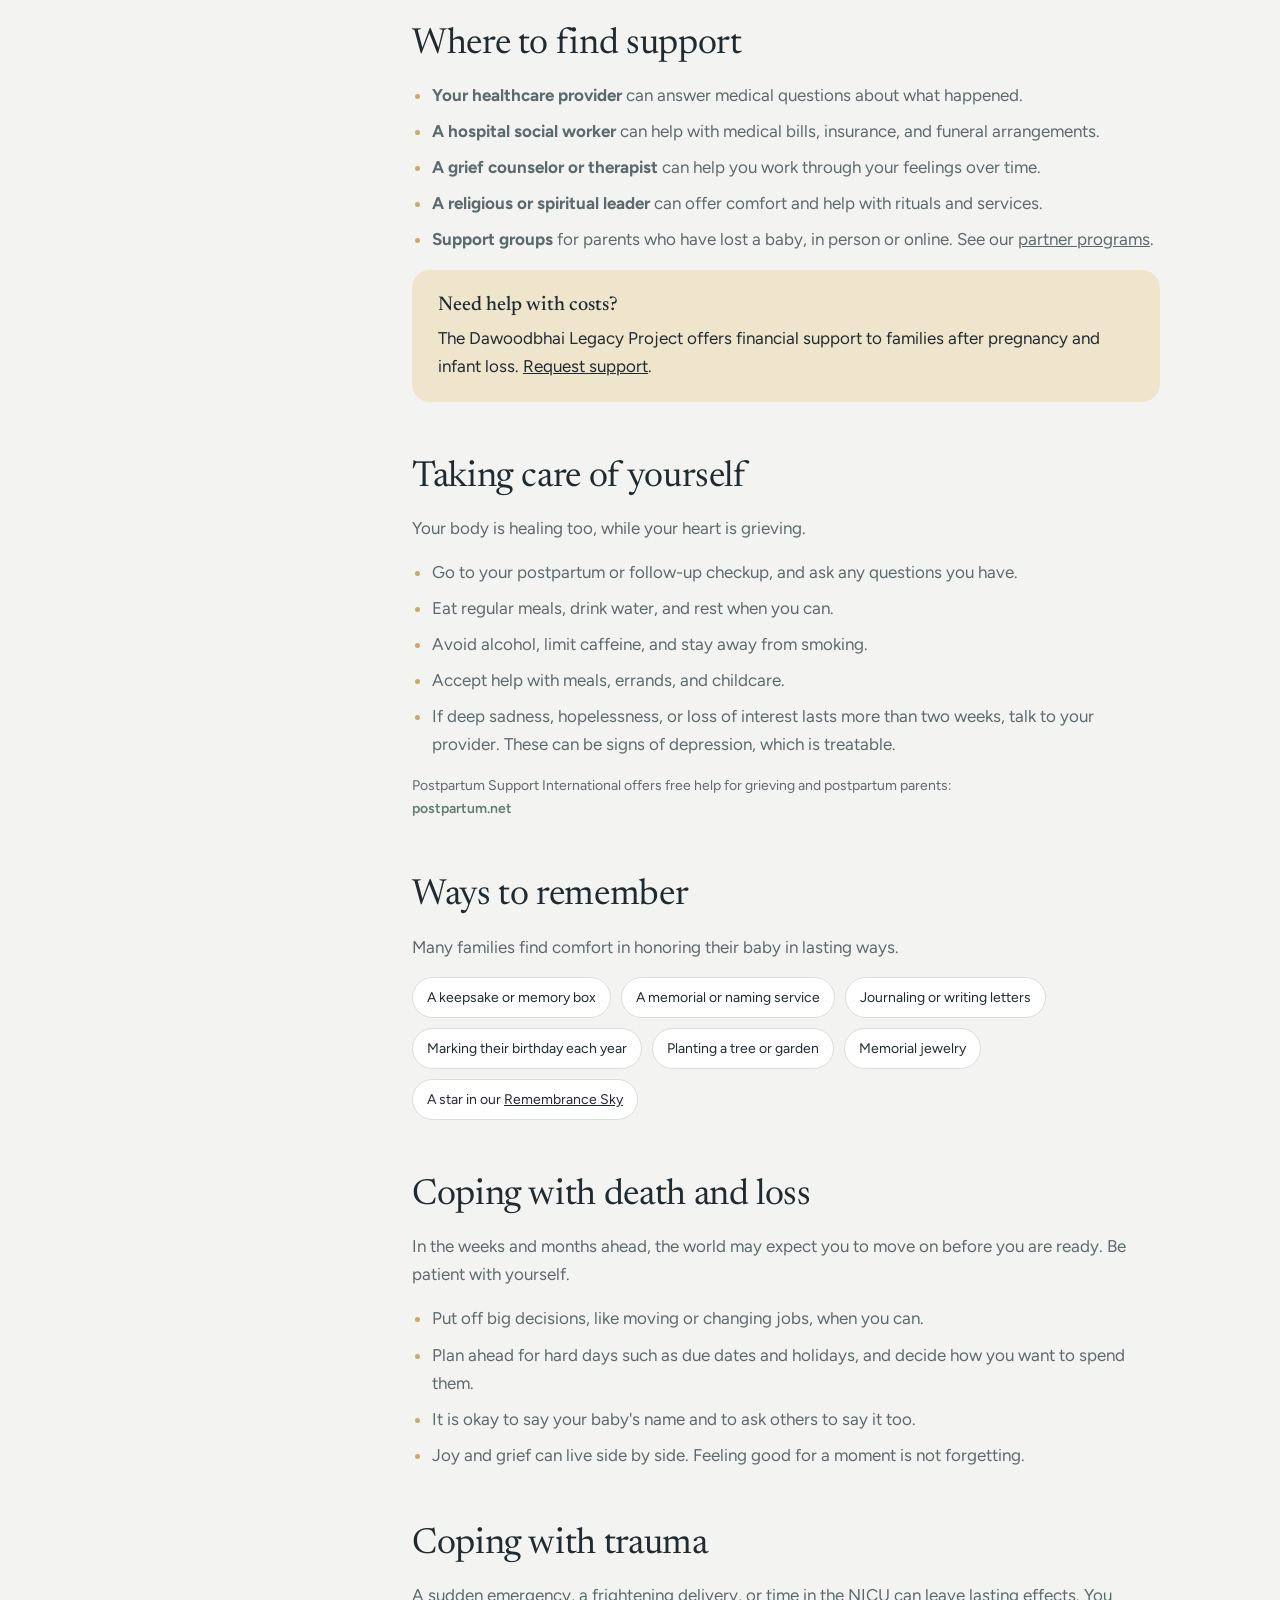
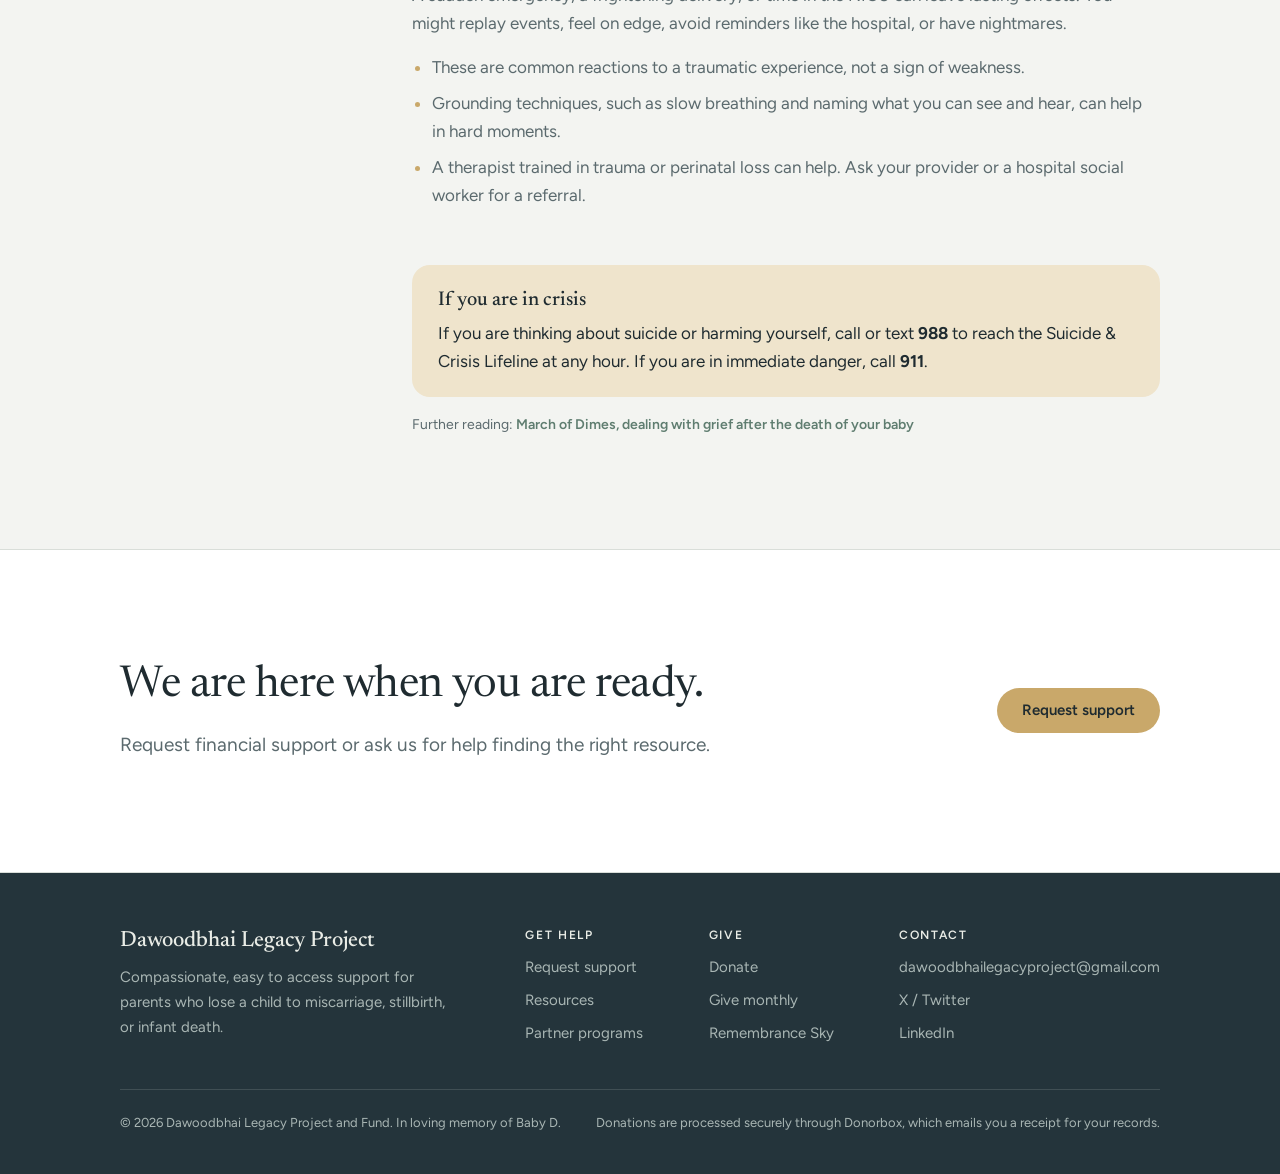
<file: resources.html>
<!doctype html>
<html lang="en">
<head>
<meta charset="utf-8">
<meta name="viewport" content="width=device-width, initial-scale=1, viewport-fit=cover">
<title>Resources | Dawoodbhai Legacy Project</title>
<meta name="claude:viewport-fit-sides" content="cover">
<meta name="description" content="Compassionate, easy to access financial support and resources for parents who lose a child to miscarriage, stillbirth, or infant death.">
<meta property="og:title" content="Resources | Dawoodbhai Legacy Project">
<meta property="og:description" content="Compassionate, easy to access financial support and resources for parents who lose a child to miscarriage, stillbirth, or infant death.">
<meta property="og:image" content="https://www.dawoodbhailegacyproject.org/uploads/1/2/4/5/124575697/p34.jpeg">
<meta property="og:url" content="https://www.dawoodbhailegacyproject.org/resources.html">
<meta name="twitter:card" content="summary_large_image">
<link rel="preconnect" href="https://fonts.googleapis.com">
<link rel="preconnect" href="https://fonts.gstatic.com" crossorigin>
<link rel="stylesheet" href="https://fonts.googleapis.com/css2?family=Newsreader:ital,opsz,wght@0,6..72,300;0,6..72,400;0,6..72,500;1,6..72,300;1,6..72,400&family=Figtree:wght@400;500;600&display=swap">
<link rel="stylesheet" href="site.css">
</head>
<body>
<header>
  <div class="wrap nav">
    <a class="brand" href="./" aria-label="Dawoodbhai Legacy Project home">
      <svg width="26" height="26" viewBox="0 0 26 26" aria-hidden="true"><circle cx="13" cy="13" r="12" fill="none" stroke="currentColor" stroke-opacity=".35"/><circle cx="13" cy="13" r="5" fill="#C9A86A"/></svg>
      Dawoodbhai Legacy Project
    </a>
    <div class="nav-right">
      <a class="btn btn-glow" data-donate href="#">Donate</a>
      <button class="menu-btn" type="button" aria-expanded="false">Menu</button>
    </div>
    <ul><li><a href="index.html#story">Our Story</a></li><li><a href="resources.html" aria-current="page">Resources</a></li><li><a href="partner-programs.html">Partner Programs</a></li><li><a href="contact.html">Contact</a></li></ul>
  </div>
</header>
<main>
<section class="on-dusk page-hero">
  <div class="wrap">
    <p class="eyebrow">Resources</p>
    <h1>Dealing with grief after the death of your baby</h1>
    <p class="sub">There is no right way to grieve a baby. These pages offer gentle guidance for parents, partners, and the people who love them.</p>
  </div>
</section>

<section>
  <div class="wrap res-layout">
    <nav class="toc" aria-label="On this page">
      <p class="eyebrow">On this page</p>
      <a href="#grief">Understanding grief</a>
      <a href="#partners-grieve">How partners grieve</a>
      <a href="#children">Talking with children</a>
      <a href="#support">Where to find support</a>
      <a href="#selfcare">Taking care of yourself</a>
      <a href="#remember">Ways to remember</a>
      <a href="#loss">Coping with death and loss</a>
      <a href="#trauma">Coping with trauma</a>
      <a href="#crisis">If you are in crisis</a>
    </nav>

    <div class="article">
      <section id="grief">
        <h2>Understanding grief</h2>
        <p>Grief is the deep sadness that follows the loss of someone you love. When a baby dies, parents grieve not only the child but also the future they imagined together. Grief can come in waves and can return on birthdays, due dates, and holidays.</p>
        <p>Feelings parents often describe include:</p>
        <div class="chips"><span class="chip">Shock or numbness</span><span class="chip">Deep sadness</span><span class="chip">Anger</span><span class="chip">Guilt</span><span class="chip">Feeling alone</span><span class="chip">Trouble sleeping</span><span class="chip">Loss of appetite</span><span class="chip">Aching arms</span></div>
        <p>All of these are normal. Grief has no schedule, and there is no deadline for feeling better.</p>
      </section>

      <section id="partners-grieve">
        <h2>How partners grieve</h2>
        <p>Two people who lost the same baby may grieve in very different ways. One may want to talk about it often. The other may grieve quietly or throw themselves into work. Different does not mean one person cares less.</p>
        <ul>
          <li>Tell each other what you need, even if it changes day to day.</li>
          <li>Make room for each other's way of grieving.</li>
          <li>Consider seeing a counselor together if you feel distance growing.</li>
        </ul>
      </section>

      <section id="children">
        <h2>Talking with children</h2>
        <p>Brothers and sisters feel the loss too, even when they are very young. Use simple, honest words such as "the baby died" rather than "we lost the baby" or "the baby went to sleep," which can confuse or frighten children.</p>
        <ul>
          <li>Let them ask questions, and answer as honestly as you can for their age.</li>
          <li>Reassure them that nothing they did or thought caused the death.</li>
          <li>Invite them to help remember the baby with a drawing, a letter, or a special object.</li>
        </ul>
      </section>

      <section id="support">
        <h2>Where to find support</h2>
        <ul>
          <li><b>Your healthcare provider</b> can answer medical questions about what happened.</li>
          <li><b>A hospital social worker</b> can help with medical bills, insurance, and funeral arrangements.</li>
          <li><b>A grief counselor or therapist</b> can help you work through your feelings over time.</li>
          <li><b>A religious or spiritual leader</b> can offer comfort and help with rituals and services.</li>
          <li><b>Support groups</b> for parents who have lost a baby, in person or online. See our <a href="partner-programs.html">partner programs</a>.</li>
        </ul>
        <div class="callout"><strong>Need help with costs?</strong><p>The Dawoodbhai Legacy Project offers financial support to families after pregnancy and infant loss. <a href="contact.html">Request support</a>.</p></div>
      </section>

      <section id="selfcare">
        <h2>Taking care of yourself</h2>
        <p>Your body is healing too, while your heart is grieving.</p>
        <ul>
          <li>Go to your postpartum or follow-up checkup, and ask any questions you have.</li>
          <li>Eat regular meals, drink water, and rest when you can.</li>
          <li>Avoid alcohol, limit caffeine, and stay away from smoking.</li>
          <li>Accept help with meals, errands, and childcare.</li>
          <li>If deep sadness, hopelessness, or loss of interest lasts more than two weeks, talk to your provider. These can be signs of depression, which is treatable.</li>
        </ul>
        <p class="src">Postpartum Support International offers free help for grieving and postpartum parents: <a href="https://www.postpartum.net/" target="_blank" rel="noopener">postpartum.net</a></p>
      </section>

      <section id="remember">
        <h2>Ways to remember</h2>
        <p>Many families find comfort in honoring their baby in lasting ways.</p>
        <div class="chips"><span class="chip">A keepsake or memory box</span><span class="chip">A memorial or naming service</span><span class="chip">Journaling or writing letters</span><span class="chip">Marking their birthday each year</span><span class="chip">Planting a tree or garden</span><span class="chip">Memorial jewelry</span><span class="chip">A star in our <a href="./#remember">Remembrance Sky</a></span></div>
      </section>

      <section id="loss">
        <h2>Coping with death and loss</h2>
        <p>In the weeks and months ahead, the world may expect you to move on before you are ready. Be patient with yourself.</p>
        <ul>
          <li>Put off big decisions, like moving or changing jobs, when you can.</li>
          <li>Plan ahead for hard days such as due dates and holidays, and decide how you want to spend them.</li>
          <li>It is okay to say your baby's name and to ask others to say it too.</li>
          <li>Joy and grief can live side by side. Feeling good for a moment is not forgetting.</li>
        </ul>
      </section>

      <section id="trauma">
        <h2>Coping with trauma</h2>
        <p>A sudden emergency, a frightening delivery, or time in the NICU can leave lasting effects. You might replay events, feel on edge, avoid reminders like the hospital, or have nightmares.</p>
        <ul>
          <li>These are common reactions to a traumatic experience, not a sign of weakness.</li>
          <li>Grounding techniques, such as slow breathing and naming what you can see and hear, can help in hard moments.</li>
          <li>A therapist trained in trauma or perinatal loss can help. Ask your provider or a hospital social worker for a referral.</li>
        </ul>
      </section>

      <section id="crisis">
        <div class="callout">
          <strong>If you are in crisis</strong>
          <p>If you are thinking about suicide or harming yourself, call or text <b>988</b> to reach the Suicide &amp; Crisis Lifeline at any hour. If you are in immediate danger, call <b>911</b>.</p>
        </div>
        <p class="src">Further reading: <a href="https://www.marchofdimes.org/find-support/topics/miscarriage-loss-grief/dealing-grief-after-death-your-baby" target="_blank" rel="noopener">March of Dimes, dealing with grief after the death of your baby</a></p>
      </section>
    </div>
  </div>
</section>

<section class="closing surface-band">
  <div class="wrap">
    <div class="stack" style="max-width:56ch"><h2>We are here when you are ready.</h2><p class="lede">Request financial support or ask us for help finding the right resource.</p></div>
    <div class="actions"><a class="btn btn-glow" href="contact.html">Request support</a></div>
  </div>
</section>
</main>
<footer>
  <div class="wrap">
    <div class="f-grid">
      <div style="max-width:34ch">
        <a class="brand" href="./">Dawoodbhai Legacy Project</a>
        <p style="margin-top:12px">Compassionate, easy to access support for parents who lose a child to miscarriage, stillbirth, or infant death.</p>
      </div>
      <div><p class="f-h">Get help</p><ul><li><a href="contact.html">Request support</a></li><li><a href="resources.html">Resources</a></li><li><a href="partner-programs.html">Partner programs</a></li></ul></div>
      <div><p class="f-h">Give</p><ul><li><a data-donate href="#">Donate</a></li><li><a data-donate="default_interval=m" href="#">Give monthly</a></li><li><a href="./#remember">Remembrance Sky</a></li></ul></div>
      <div><p class="f-h">Contact</p><ul><li><span data-email style="user-select:all;word-break:break-word"></span></li><li><a href="https://twitter.com/DLegacyProject" target="_blank" rel="noopener">X / Twitter</a></li><li><a href="https://www.linkedin.com/company/dawoodbhai-legacy-project/" target="_blank" rel="noopener">LinkedIn</a></li></ul></div>
    </div>
    <div class="f-base"><span>© <span data-year>2026</span> Dawoodbhai Legacy Project and Fund. In loving memory of Baby D.</span><span data-ein></span></div>
  </div>
</footer>
<script src="site.js"></script>
</body>
</html>
</file>
<file: site.css>
/* Layout: quiet single column sections, dusk bands for giving moments, a 40-week line and a remembrance sky as signature motifs */
:root{
  --bg:#F3F4F1; --surface:#FFFFFF; --ink:#1F2B30; --muted:#5B6A6E; --line:#D9DED9;
  --dusk:#24343B; --dusk-2:#2C3F47; --dusk-ink:#E9ECE6; --dusk-muted:#A9B6B4;
  --glow:#C9A86A; --glow-soft:#EFE4CC; --sage:#5F7D70; --sage-soft:#E3EAE5;
  --display:"Newsreader", Georgia, "Times New Roman", serif;
  --body:"Figtree", system-ui, -apple-system, "Segoe UI", sans-serif;
  --gutter-l:max(20px, env(safe-area-inset-left, 0px)); --gutter-r:max(20px, env(safe-area-inset-right, 0px));
}
@media (prefers-color-scheme: dark){:root:not([data-theme="light"]){
  --bg:#141C20; --surface:#1B252A; --ink:#E8ECE7; --muted:#A3B0AE; --line:#2C3A3F;
  --dusk:#0E1518; --dusk-2:#16222A; --dusk-ink:#E9ECE6; --dusk-muted:#94A3A1;
  --glow:#D9BC82; --glow-soft:#2E2A20; --sage:#93AFA2; --sage-soft:#1F2C28; color-scheme:dark}}
:root[data-theme="dark"]{
  --bg:#141C20; --surface:#1B252A; --ink:#E8ECE7; --muted:#A3B0AE; --line:#2C3A3F;
  --dusk:#0E1518; --dusk-2:#16222A; --dusk-ink:#E9ECE6; --dusk-muted:#94A3A1;
  --glow:#D9BC82; --glow-soft:#2E2A20; --sage:#93AFA2; --sage-soft:#1F2C28; color-scheme:dark}

*{box-sizing:border-box}
html{scroll-behavior:smooth}
@media (prefers-reduced-motion: reduce){html{scroll-behavior:auto}*{animation:none!important;transition:none!important}}
body{margin:0;background:var(--bg);color:var(--ink);font:400 17px/1.65 var(--body);-webkit-font-smoothing:antialiased}
a{color:inherit}
:focus-visible{outline:2px solid var(--glow);outline-offset:3px;border-radius:4px}
.wrap{max-width:1080px;margin:0 auto;padding-left:var(--gutter-l);padding-right:var(--gutter-r)}
.narrow{max-width:700px}
h1,h2,h3{font-family:var(--display);font-weight:400;line-height:1.12;margin:0;text-wrap:balance;letter-spacing:-.01em}
h2{font-size:clamp(30px,4.4vw,44px)}
h3{font-size:24px}
p{margin:0}
.eyebrow{font:600 12px/1 var(--body);letter-spacing:.16em;text-transform:uppercase;color:var(--sage)}
.on-dusk .eyebrow{color:var(--glow)}
.lede{font-size:19px;color:var(--muted);max-width:60ch}
section{padding-block:clamp(64px,9vw,112px)}
.stack{display:grid;gap:18px}
.on-dusk{background:var(--dusk);color:var(--dusk-ink)}
.on-dusk p{color:var(--dusk-muted)}
.on-dusk .btn-ghost{color:var(--dusk-ink)}
.surface-band{background:var(--surface);border-block:1px solid var(--line)}
.actions{display:flex;flex-wrap:wrap;gap:14px}
.num{font-variant-numeric:tabular-nums}

.btn{display:inline-flex;align-items:center;justify-content:center;gap:10px;padding:14px 24px;border-radius:999px;font:600 15px/1 var(--body);text-decoration:none;border:1px solid transparent;cursor:pointer;transition:transform .2s ease, background .2s ease}
.btn:hover{transform:translateY(-1px)}
.btn-glow{background:var(--glow);color:#1F2B30}
.btn-ghost{border-color:currentColor;background:transparent;color:inherit}

/* header */
body::before{content:"";position:fixed;inset:0 0 auto;height:env(safe-area-inset-top,0px);z-index:10;background:var(--dusk)}
header{position:sticky;top:env(safe-area-inset-top,0px);z-index:5;background:var(--dusk);color:var(--dusk-ink);border-bottom:1px solid color-mix(in srgb,var(--dusk-ink) 10%,transparent)}
.nav{display:flex;align-items:center;justify-content:space-between;gap:16px;padding-block:14px}
.brand{display:flex;align-items:center;gap:10px;text-decoration:none;font:500 18px/1.1 var(--display)}
.brand svg{flex:none}
.nav ul{display:flex;gap:26px;list-style:none;margin:0 0 0 auto;padding:0;font-size:14px;order:2}
.nav-right{order:3}
.nav ul a{text-decoration:none;color:var(--dusk-muted);padding-block:6px;border-bottom:1px solid transparent}
.nav ul a:hover,.nav ul a[aria-current="page"]{color:var(--dusk-ink);border-bottom-color:var(--glow)}
.nav .btn{padding:10px 18px;font-size:14px}
.menu-btn{display:none;background:none;border:1px solid color-mix(in srgb,var(--dusk-ink) 30%,transparent);color:var(--dusk-ink);border-radius:999px;padding:9px 14px;font:500 14px var(--body);cursor:pointer}
.nav-right{display:flex;align-items:center;gap:10px}
@media (max-width:860px){
  .menu-btn{display:inline-flex}
  .nav{flex-wrap:wrap}
  .nav-right{order:2;margin-left:auto}
  .nav ul{display:none;order:3;width:100%;margin:0;flex-direction:column;gap:4px;padding-block:8px 6px}
  .nav.open ul{display:flex}
  .nav ul a{display:block;padding-block:10px}
}

/* hero */
.hero{position:relative;overflow:hidden;padding-block:clamp(72px,11vw,140px) clamp(64px,9vw,110px)}
.hero canvas{position:absolute;inset:0;width:100%;height:100%;pointer-events:none}
.hero .wrap{position:relative}
.hero h1{font-size:clamp(42px,7vw,82px);font-weight:300;max-width:13ch;margin-top:20px}
.hero h1 em{font-style:italic;color:var(--glow)}
.hero .sub{font-size:clamp(17px,2vw,20px);max-width:52ch;margin-top:26px}
.hero .actions{margin-top:38px}
.dedication{margin-top:56px;display:flex;align-items:center;gap:14px;font:italic 400 17px/1.4 var(--display)}
.dedication::before{content:"";width:40px;height:1px;background:var(--glow)}
.page-hero{padding-block:clamp(56px,8vw,96px) clamp(48px,7vw,80px)}
.page-hero h1{font-size:clamp(38px,6vw,64px);font-weight:300;margin-top:16px;max-width:18ch}
.page-hero .sub{margin-top:20px;font-size:19px;max-width:58ch}

/* story */
.two{display:grid;grid-template-columns:1fr 1.1fr;gap:clamp(36px,6vw,80px);align-items:start}
@media (max-width:860px){.two{grid-template-columns:1fr}}
.two > *{min-width:0}
.story p + p{margin-top:2px}
.big{font:300 italic clamp(24px,3vw,30px)/1.35 var(--display)}
.panel{background:var(--surface);border:1px solid var(--line);border-radius:20px;padding:28px}
.weeks-head{display:flex;justify-content:space-between;align-items:baseline;gap:12px;margin-bottom:18px}
.weeks-head span{font-size:13px;color:var(--muted)}
.dots{display:grid;grid-template-columns:repeat(10,1fr);gap:10px}
.dot{aspect-ratio:1;max-width:100%;border-radius:50%;border:1px solid var(--line)}
.dot.lived{background:var(--sage-soft);border-color:var(--sage)}
.dot.born{background:var(--glow);border-color:var(--glow);box-shadow:0 0 0 6px var(--glow-soft);animation:breathe 4s ease-in-out infinite}
@keyframes breathe{50%{box-shadow:0 0 0 10px var(--glow-soft)}}
.legend{display:flex;flex-wrap:wrap;gap:8px 18px;margin-top:20px;font-size:13px;color:var(--muted)}
.legend i{display:inline-block;width:10px;height:10px;border-radius:50%;margin-right:7px;vertical-align:-1px}
.panel-note{margin-top:18px;padding-top:18px;border-top:1px solid var(--line);font:italic 400 18px/1.45 var(--display)}

/* pillars */
.pillars{display:grid;grid-template-columns:repeat(3,1fr);gap:clamp(24px,4vw,48px);margin-top:48px}
@media (max-width:820px){.pillars{grid-template-columns:1fr}}
.pillar{display:grid;gap:12px;align-content:start;padding-top:22px;border-top:1px solid var(--ink)}
.pillar .k{font:600 12px/1 var(--body);letter-spacing:.14em;text-transform:uppercase;color:var(--muted)}
.pillar p{color:var(--muted)}
.pillar a{font-weight:600;font-size:14px;color:var(--sage);text-decoration:none}

/* gift tiers */
.tiers{display:grid;grid-template-columns:repeat(3,1fr);gap:16px;margin-top:44px}
@media (max-width:900px){.tiers{grid-template-columns:repeat(2,1fr)}}
@media (max-width:480px){.tiers{grid-template-columns:1fr}}
.tier{display:grid;gap:10px;align-content:start;background:var(--surface);border:1px solid var(--line);border-radius:18px;padding:24px;text-decoration:none;transition:border-color .2s ease, transform .2s ease}
.tier:hover{border-color:var(--glow);transform:translateY(-2px)}
.tier .amt{font:300 44px/1 var(--display)}
.tier p{color:var(--muted);font-size:15px}
.tier .go{margin-top:6px;font-weight:600;font-size:14px;color:var(--sage)}
.tier.feature{background:var(--dusk);color:var(--dusk-ink);border-color:var(--dusk)}
.tier.feature p{color:var(--dusk-muted)}
.tier.feature .go{color:var(--glow)}
.monthly{margin-top:22px;display:flex;flex-wrap:wrap;gap:10px 18px;align-items:center;justify-content:space-between;padding:20px 24px;border-radius:18px;background:var(--sage-soft)}
.monthly strong{font:500 20px/1.3 var(--display)}
.trust{margin-top:16px;font-size:13px;color:var(--muted)}

/* campaign */
.camp{display:grid;grid-template-columns:auto 1fr;gap:clamp(28px,6vw,72px);align-items:center}
@media (max-width:720px){.camp{grid-template-columns:1fr}}
.camp > *{min-width:0}
.cal{width:150px;border-radius:16px;overflow:hidden;border:1px solid color-mix(in srgb,var(--dusk-ink) 20%, transparent);text-align:center}
.cal b{display:block;background:var(--glow);color:#1F2B30;font:600 13px/1 var(--body);letter-spacing:.2em;padding:12px 0}
.cal span{display:block;font:300 60px/1 var(--display);padding:16px 0 6px;color:var(--dusk-ink)}
.cal small{display:block;font-size:11px;color:var(--dusk-muted);padding-bottom:16px;letter-spacing:.08em;text-transform:uppercase}
.meter{margin-top:6px;display:grid;gap:10px}
.meter-top{display:flex;justify-content:space-between;align-items:baseline;gap:12px;flex-wrap:wrap}
.meter-top strong{font:400 30px/1 var(--display);color:var(--dusk-ink)}
.meter-top span{font-size:14px;color:var(--dusk-muted)}
.bar{height:10px;border-radius:99px;background:color-mix(in srgb,var(--dusk-ink) 14%,transparent);overflow:hidden}
.bar i{display:block;height:100%;width:0;background:var(--glow);border-radius:99px;transition:width 1.2s ease}
.match{display:inline-flex;gap:8px;align-items:center;font-size:14px;padding:8px 14px;border-radius:99px;background:color-mix(in srgb,var(--glow) 18%,transparent);color:var(--dusk-ink);width:fit-content}

/* remembrance sky */
.sky-wrap{display:grid;gap:28px}
.sky{position:relative;height:380px;border-radius:24px;overflow:hidden;background:
  radial-gradient(ellipse at 50% 120%, color-mix(in srgb,var(--glow) 22%,transparent), transparent 60%),
  linear-gradient(180deg,var(--dusk-2),var(--dusk));border:1px solid color-mix(in srgb,var(--dusk-ink) 10%,transparent)}
.sky canvas{position:absolute;inset:0;width:100%;height:100%}
.star{position:absolute;transform:translate(-50%,-50%);display:grid;justify-items:center;gap:8px;text-align:center;font:italic 400 16px/1.2 var(--display);color:var(--dusk-ink);max-width:160px}
.star i{width:10px;height:10px;border-radius:50%;background:var(--glow);box-shadow:0 0 14px 4px color-mix(in srgb,var(--glow) 55%,transparent)}
.star.main i{width:16px;height:16px;box-shadow:0 0 24px 8px color-mix(in srgb,var(--glow) 60%,transparent);animation:breathe2 4s ease-in-out infinite}
.star small{font:400 12px/1.3 var(--body);color:var(--dusk-muted);font-style:normal}
.star.preview i{background:#fff;animation:twinkle 1.6s ease-in-out infinite}
@keyframes breathe2{50%{box-shadow:0 0 34px 12px color-mix(in srgb,var(--glow) 45%,transparent)}}
@keyframes twinkle{50%{opacity:.45}}
.sky-form{display:flex;flex-wrap:wrap;gap:12px;align-items:end}
.sky-form label{flex:1 1 240px}
.sky-form input{background:color-mix(in srgb,var(--dusk-ink) 8%,transparent);border-color:color-mix(in srgb,var(--dusk-ink) 22%,transparent);color:var(--dusk-ink)}
.sky-form label{color:var(--dusk-ink)}
.sky-note{font-size:14px}

/* forms */
form.card{background:var(--surface);border:1px solid var(--line);border-radius:20px;padding:clamp(22px,4vw,36px);display:grid;gap:18px}
.row{display:grid;grid-template-columns:1fr 1fr;gap:16px}
@media (max-width:520px){.row{grid-template-columns:1fr}}
label{display:grid;gap:7px;font-size:14px;font-weight:500}
input,select,textarea{font:inherit;font-size:16px;color:var(--ink);background:var(--bg);border:1px solid var(--line);border-radius:10px;padding:12px 14px;width:100%}
textarea{min-height:130px;resize:vertical}
input:focus,select:focus,textarea:focus{outline:none;border-color:var(--sage);box-shadow:0 0 0 3px var(--sage-soft)}
.choice{display:flex;flex-wrap:wrap;gap:10px}
.choice label{display:flex;align-items:center;gap:8px;border:1px solid var(--line);border-radius:999px;padding:10px 16px;font-weight:400;cursor:pointer}
.choice input{width:auto;accent-color:var(--sage)}
.choice label:has(input:checked){border-color:var(--sage);background:var(--sage-soft)}
fieldset{border:0;padding:0;margin:0;display:grid;gap:7px;min-width:0}
legend{font-size:14px;font-weight:500;padding:0;margin-bottom:7px}
.form-foot{display:flex;flex-wrap:wrap;align-items:center;justify-content:space-between;gap:14px}
.form-foot small{color:var(--muted);font-size:13px}
button.btn{border:0}
.sent{background:var(--sage-soft);color:var(--ink);border-radius:12px;padding:16px 18px;font-size:15px}
.email-copy code{font:500 15px/1 var(--body);user-select:all}
.linkbtn{background:none;border:0;padding:0;font:600 14px var(--body);color:var(--sage);cursor:pointer;text-decoration:underline}
.req{color:var(--sage)}

/* signup */
.signup{display:grid;grid-template-columns:1fr 1fr;gap:clamp(28px,5vw,64px);align-items:center}
@media (max-width:800px){.signup{grid-template-columns:1fr}}
.signup > *{min-width:0}
.signup form{display:flex;flex-wrap:wrap;gap:12px}
.signup input{flex:1 1 220px;background:var(--surface)}

/* steps */
.steps{list-style:none;margin:0;padding:0;display:grid;gap:22px;counter-reset:s}
.steps li{display:grid;grid-template-columns:40px 1fr;gap:14px;counter-increment:s}
.steps li::before{content:counter(s);display:grid;place-items:center;width:34px;height:34px;border-radius:50%;border:1px solid var(--sage);color:var(--sage);font:500 16px/1 var(--display)}
.steps b{display:block;font-weight:600}
.steps span{color:var(--muted)}

/* resources page */
.res-layout{display:grid;grid-template-columns:220px 1fr;gap:clamp(32px,6vw,72px);align-items:start}
@media (max-width:860px){.res-layout{grid-template-columns:1fr}.toc{position:static!important}}
.res-layout > *{min-width:0}
.toc{position:sticky;top:calc(env(safe-area-inset-top,0px) + 96px);display:grid;gap:4px;font-size:14px}
.toc p{margin-bottom:10px}
.toc a{text-decoration:none;color:var(--muted);padding:6px 0 6px 12px;border-left:1px solid var(--line)}
.toc a:hover{color:var(--ink);border-left-color:var(--glow)}
.article{display:grid;gap:56px}
.article section{padding:0;display:grid;gap:16px;scroll-margin-top:110px}
.article h2{font-size:clamp(28px,3.4vw,36px)}
.article p,.article li{color:var(--muted);max-width:66ch}
.article ul{margin:0;padding-left:20px;display:grid;gap:8px}
.article li::marker{color:var(--glow)}
.callout{border-radius:18px;padding:22px 26px;background:var(--glow-soft);color:var(--ink);display:grid;gap:6px}
.callout strong{font:500 20px/1.3 var(--display)}
.callout p{color:var(--ink)!important}
.chips{display:flex;flex-wrap:wrap;gap:10px}
.chip{border:1px solid var(--line);background:var(--surface);border-radius:999px;padding:8px 14px;font-size:14px;color:var(--ink)}
.src{font-size:14px}
.src a{color:var(--sage);font-weight:600;text-decoration:none}

/* partners */
.p-list{margin-top:40px;border-top:1px solid var(--line)}
.p-item{display:grid;grid-template-columns:minmax(0,1fr) minmax(0,2fr) auto;gap:14px 32px;align-items:baseline;padding-block:28px;border-bottom:1px solid var(--line);text-decoration:none}
.p-item h3{font-size:28px}
.p-item p{color:var(--muted)}
.p-item .tag{display:block;margin-top:10px;font:600 11px/1 var(--body);letter-spacing:.14em;text-transform:uppercase;color:var(--sage)}
.p-item .arrow{color:var(--sage);font-weight:600;font-size:14px;white-space:nowrap}
.p-item:hover h3{color:var(--sage)}
@media (max-width:720px){.p-item{grid-template-columns:1fr}}
.audiences{display:grid;grid-template-columns:repeat(3,1fr);gap:16px;margin-top:36px}
@media (max-width:820px){.audiences{grid-template-columns:1fr}}
.audiences .panel{display:grid;gap:10px;align-content:start}
.audiences .panel p{color:var(--muted);font-size:16px}

/* closing band */
.closing{text-align:left}
.closing .wrap{display:flex;flex-wrap:wrap;gap:24px;justify-content:space-between;align-items:center}

/* footer */
footer{background:var(--dusk);color:var(--dusk-muted);padding-block:56px 40px;font-size:15px}
.f-grid{display:flex;flex-wrap:wrap;justify-content:space-between;gap:32px}
footer .brand{color:var(--dusk-ink);font-size:22px}
footer ul{list-style:none;margin:0;padding:0;display:grid;gap:8px}
footer a{text-decoration:none}
footer a:hover{color:var(--dusk-ink)}
.f-h{font:600 12px/1 var(--body);letter-spacing:.14em;text-transform:uppercase;color:var(--dusk-ink);margin-bottom:14px}
.f-base{margin-top:44px;padding-top:22px;border-top:1px solid color-mix(in srgb,var(--dusk-ink) 14%, transparent);font-size:13px;display:flex;flex-wrap:wrap;gap:8px 24px;justify-content:space-between}

/* poem (hidden until the poem text is pasted in) */
.poem{margin:0 auto;max-width:560px;text-align:center;display:grid;gap:20px;padding-block:8px}
.poem-lines{margin:0;white-space:pre-line;font:italic 300 clamp(19px,2.2vw,22px)/1.6 var(--display);color:var(--ink)}
.poem figcaption{font:600 12px/1 var(--body);letter-spacing:.16em;text-transform:uppercase;color:var(--sage)}
.poem::before{content:"";justify-self:center;width:40px;height:1px;background:var(--glow)}
</file>
